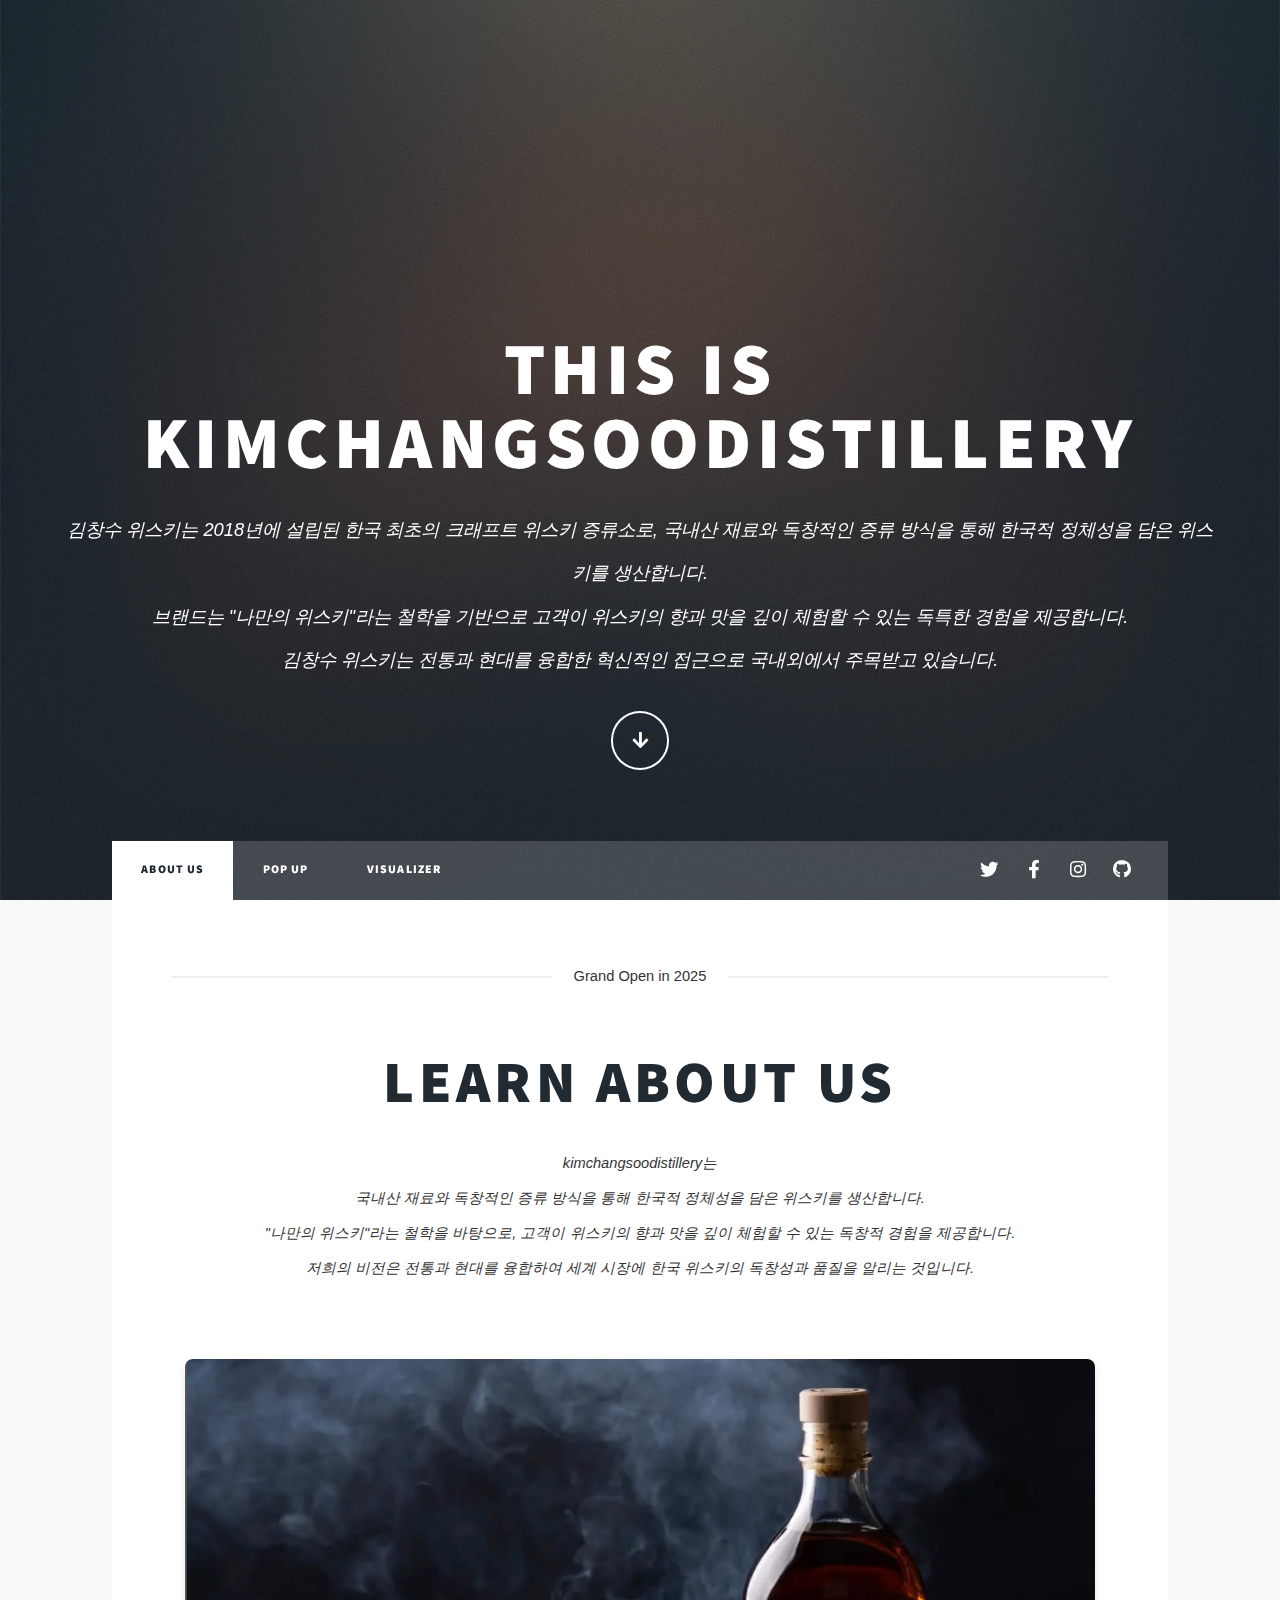
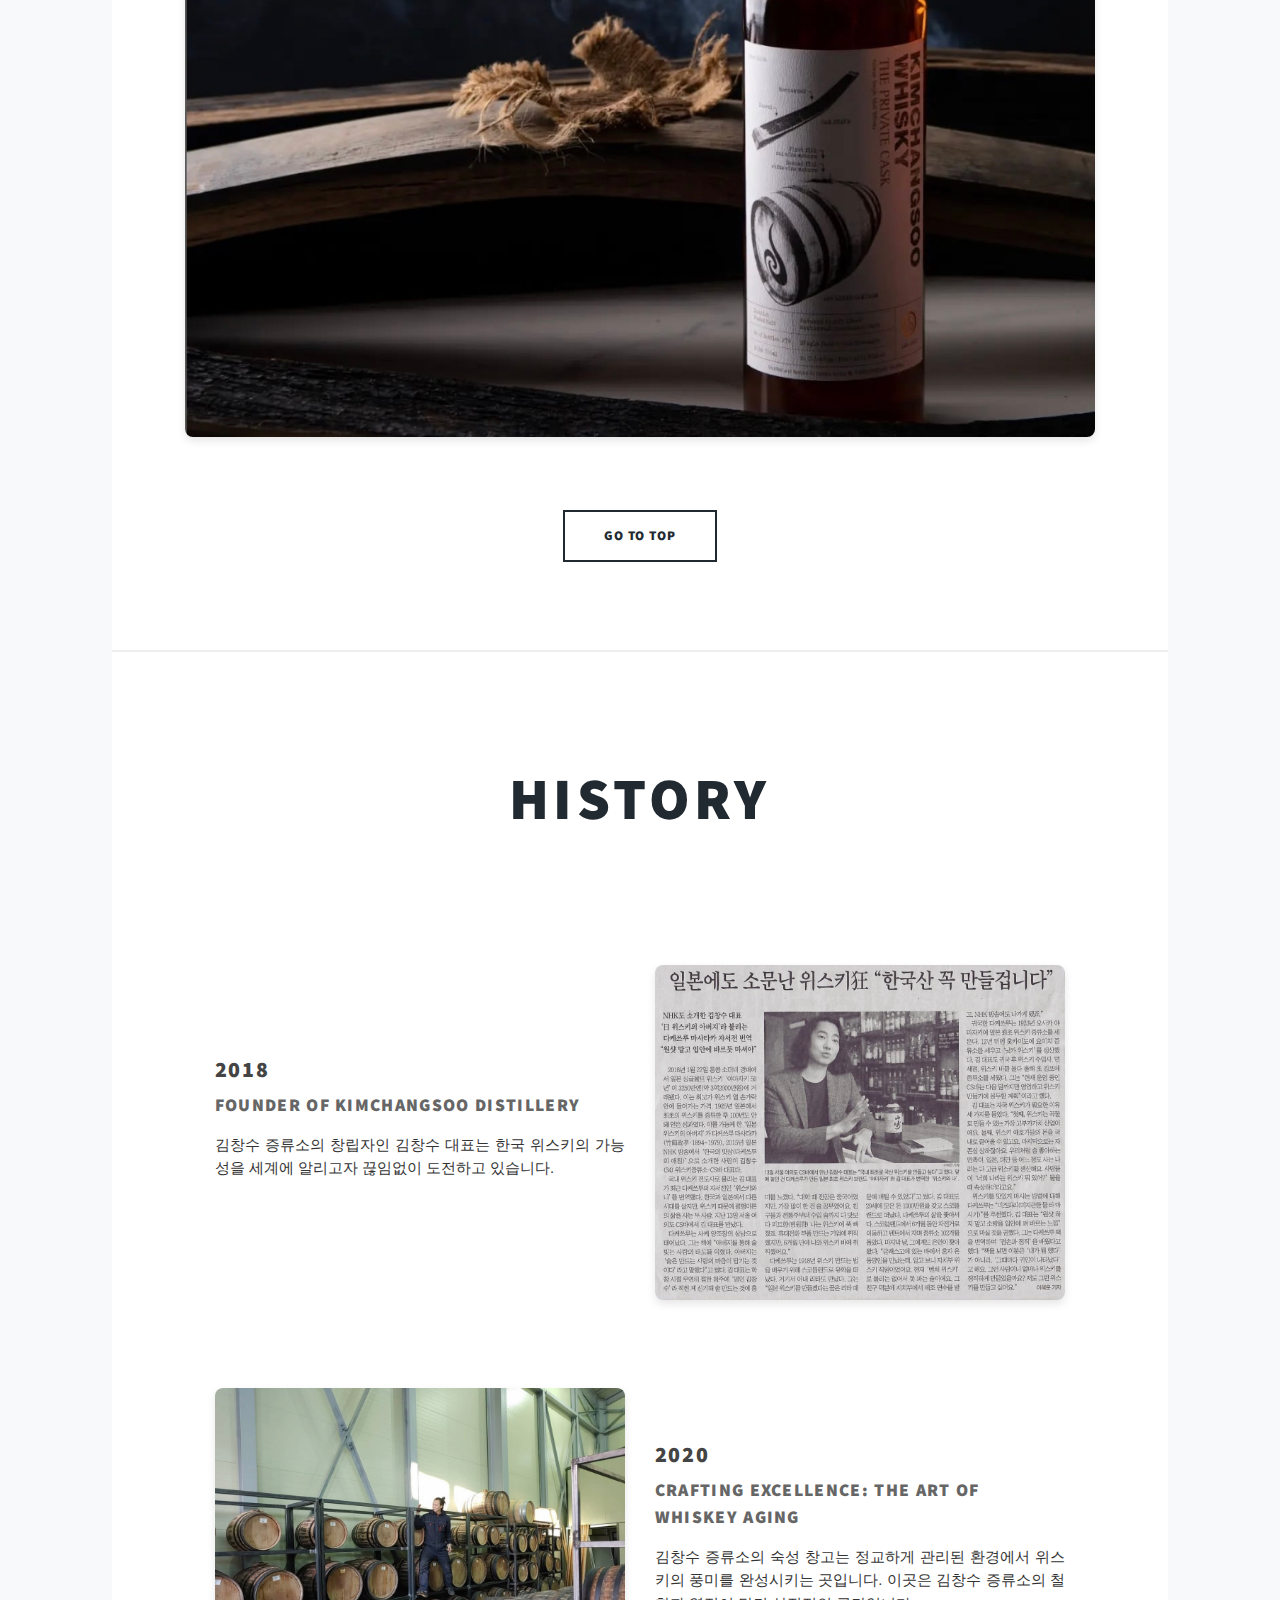
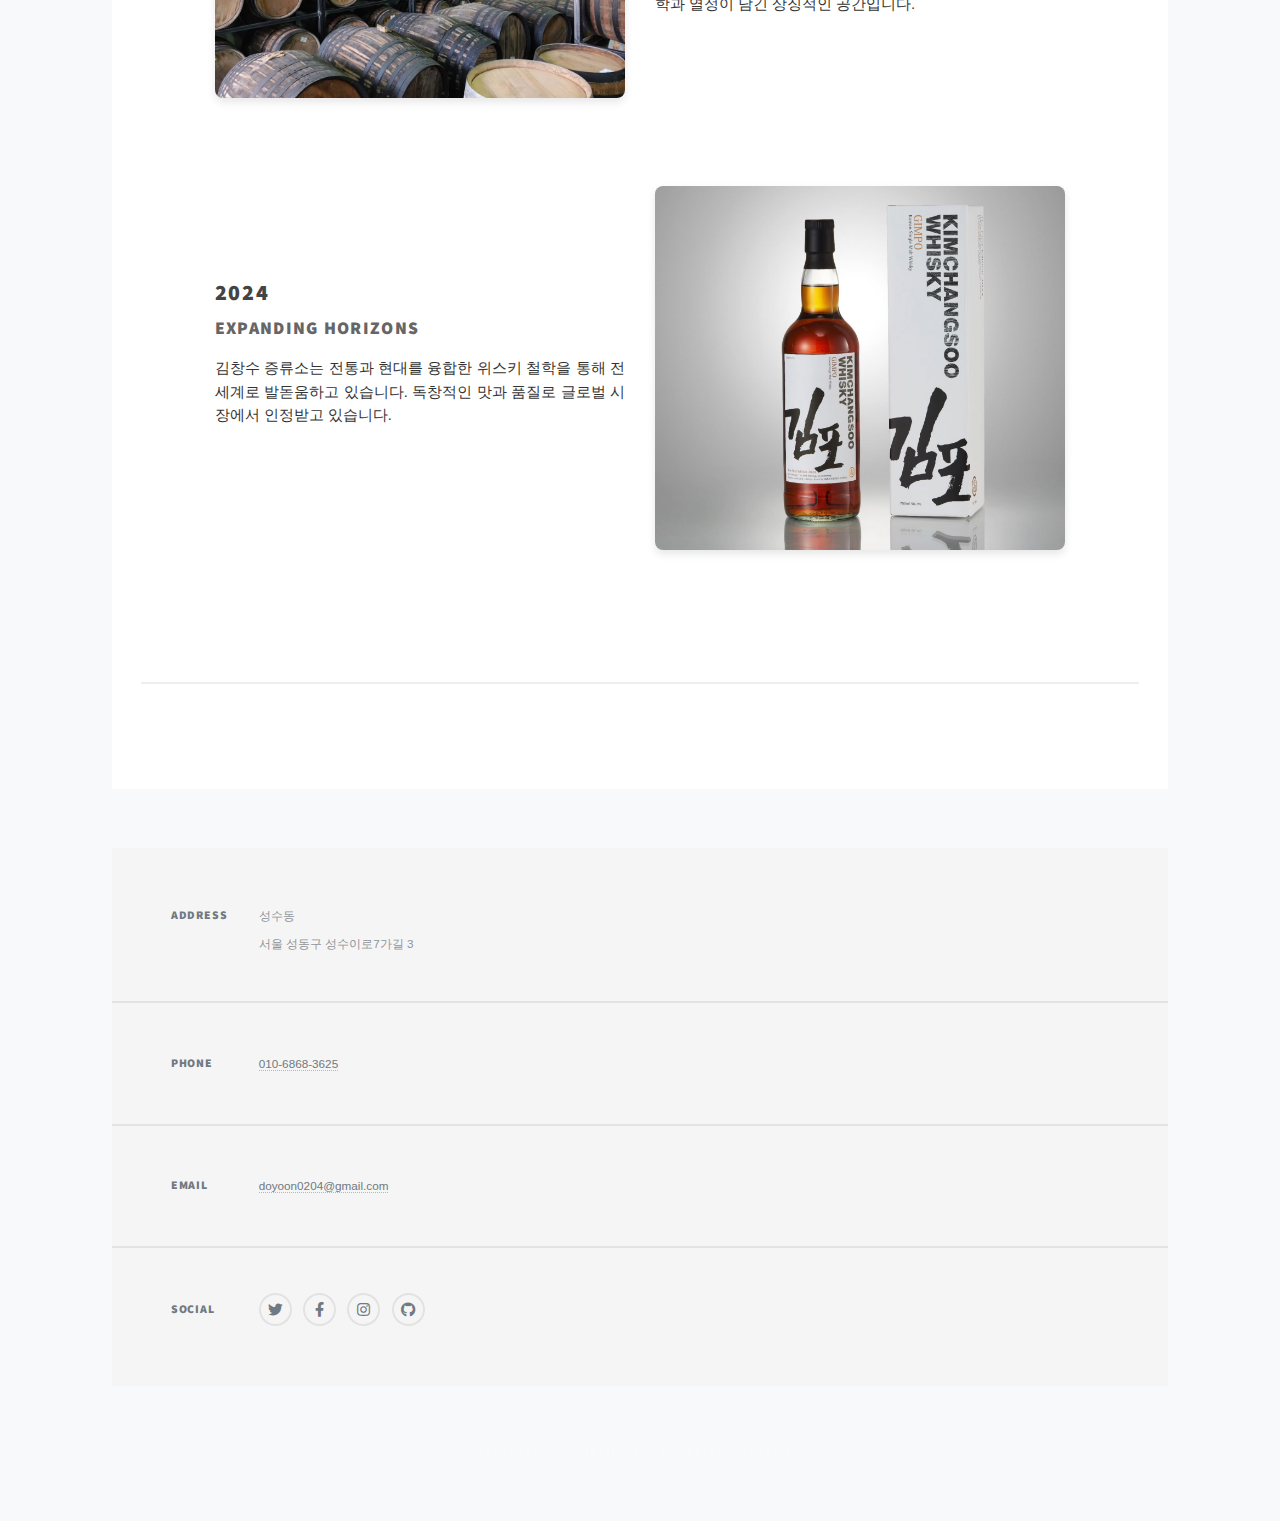
<file: index.html>
<!DOCTYPE HTML>
<!--
	Massively by HTML5 UP
	html5up.net | @ajlkn
	Free for personal and commercial use under the CCA 3.0 license (html5up.net/license)
-->
<html>
	<head>
		<title>Massively by HTML5 UP</title>
		<meta charset="utf-8" />
		<meta name="viewport" content="width=device-width, initial-scale=1, user-scalable=no" />
		<link rel="stylesheet" href="assets/css/main.css" />
		<noscript><link rel="stylesheet" href="assets/css/noscript.css" /></noscript>
	</head>
	<body class="is-preload">

		<!-- Wrapper -->
			<div id="wrapper" class="fade-in">

				<!-- Intro -->
				<div id="intro">
					<h1>
						This is
						<br />
						kimchangsoodistillery
					</h1>
					<p>
						김창수 위스키는 2018년에 설립된 한국 최초의 크래프트 위스키 증류소로, 국내산 재료와 독창적인 증류 방식을 통해 한국적 정체성을 담은 위스키를 생산합니다.<br />
						브랜드는 "나만의 위스키"라는 철학을 기반으로 고객이 위스키의 향과 맛을 깊이 체험할 수 있는 독특한 경험을 제공합니다.<br />
						김창수 위스키는 전통과 현대를 융합한 혁신적인 접근으로 국내외에서 주목받고 있습니다.
					</p>
					<ul class="actions">
						<li>
							<a href="#header" class="button icon solid solo fa-arrow-down scrolly">
								Continue
							</a>
						</li>
					</ul>
				</div>
				

				<!-- Header -->
					<header id="header">
						<a href="index.html" class="logo">kimchangsoodistillery</a>
					</header>

				<!-- Nav -->
				<nav id="nav">
					<ul class="links">
						<li class="active"><a href="index.html">About us</a></li>
						<li><a href="generic.html">Pop Up</a></li>
						<li><a href="elements.html">Visualizer</a></li>
					</ul>
					<ul class="icons">
						<li><a href="#" class="icon brands fa-twitter"><span class="label">Twitter</span></a></li>
						<li><a href="#" class="icon brands fa-facebook-f"><span class="label">Facebook</span></a></li>
						<li><a href="#" class="icon brands fa-instagram"><span class="label">Instagram</span></a></li>
						<li><a href="#" class="icon brands fa-github"><span class="label">GitHub</span></a></li>
					</ul>
				</nav>

				<!-- Main -->
					<div id="main">

						<!-- Featured Post -->
							<article class="post featured">
								<header class="major">
									<span class="date">Grand Open in 2025</span>
									<h2><a href="#">
										Learn about Us
									</a></h2>
									<p>kimchangsoodistillery는<br />
									국내산 재료와 독창적인 증류 방식을 통해 한국적 정체성을 담은 위스키를 생산합니다.<br />
									"나만의 위스키"라는 철학을 바탕으로, 고객이 위스키의 향과 맛을 깊이 체험할 수 있는 독창적 경험을 제공합니다.<br />
									저희의 비전은 전통과 현대를 융합하여 세계 시장에 한국 위스키의 독창성과 품질을 알리는 것입니다.
								</p>
								</header>
								<a href="#" class="image main"><img src="images/kimchangsoo.jpg" alt="" /></a>
								<ul class="actions special">
									<li><a href="#" class="button large">Go to Top</a></li>
								</ul>
							</article>

							<!DOCTYPE html>
							<html lang="en">
							<head>
								<meta charset="UTF-8">
								<meta name="viewport" content="width=device-width, initial-scale=1.0">
								<title>History</title>
								<link rel="stylesheet" href="assets/css/main.css">
								<style>
									/* 기본 스타일 */
									body {
										font-family: Arial, sans-serif;
										margin: 0;
										padding: 0;
										background-color: #f8f9fa;
										color: #333;
									}
									h2, h3 {
										margin: 0;
									}
							
									/* 섹션 배치 */
									.row {
										display: flex;
										align-items: center;
										justify-content: space-between;
										padding: 2em;
										margin: 0 auto;
										max-width: 1200px;
									}
									.row.reverse {
										flex-direction: row-reverse;
									}
							
									/* 콘텐츠 스타일 */
									.content {
										flex: 1;
										padding: 1em;
									}
							
									.content h2 {
										font-size: 1.5em;
										color: #444;
									}
									.content h3 {
										font-size: 1.2em;
										margin-top: 0.5em;
										color: #666;
									}
									.content p {
										margin-top: 1em;
										line-height: 1.6;
									}
							
									/* 이미지 스타일 */
									.image {
										flex: 1;
										padding: 1em;
										text-align: center;
									}
							
									.image img {
										max-width: 100%;
										height: auto;
										border-radius: 8px;
										box-shadow: 0 4px 8px rgba(0, 0, 0, 0.1);
									}
								</style>
							</head>
							<body>
								<!-- Wrapper -->
								<div id="wrapper">
							
									<!-- Header -->
									<header>
										<h1 style="text-align:center; padding: 1em">
											History
										</h1>
									</header>
							
									<!-- Main Content -->
									<main>
										<!-- 첫 번째 섹션 -->
										<section class="row">
											<div class="content">
												<h2>2018</h2>
												<h3>Founder of Kimchangsoo Distillery</h3>
												<p>김창수 증류소의 창립자인 김창수 대표는 한국 위스키의 가능성을 세계에 알리고자 끊임없이 도전하고 있습니다.</p>
											</div>
											<div class="image">
												<img src="images/news.jpg" alt="김창수 인터뷰 이미지">
											</div>
										</section>
							
										<!-- 두 번째 섹션 -->
										<section class="row reverse">
											<div class="content">
												<h2>2020</h2>
												<h3>Crafting Excellence: The Art of Whiskey Aging</h3>
												<p>김창수 증류소의 숙성 창고는 정교하게 관리된 환경에서 위스키의 풍미를 완성시키는 곳입니다. 이곳은 김창수 증류소의 철학과 열정이 담긴 상징적인 공간입니다.</p>
											</div>
											<div class="image">
												<img src="images/make.jpg" alt="위스키 숙성 창고 이미지">
											</div>
										</section>
							
										<!-- 세 번째 섹션 -->
										<section class="row">
											<div class="content">
												<h2>2024</h2>
												<h3>Expanding Horizons</h3>
												<p>김창수 증류소는 전통과 현대를 융합한 위스키 철학을 통해 전 세계로 발돋움하고 있습니다. 독창적인 맛과 품질로 글로벌 시장에서 인정받고 있습니다.</p>
											</div>
											<div class="image">
												<img src="images/kimpo.jpg" alt="글로벌 확장 이미지">
											</div>
										</section>
							
									</main>
							
							
								</div>
							</body>
							</html>
							


				<!-- Copyright -->
					<div id="copyright">
						<ul><li>&copy; AllRightsReserved</li><li>Design:Doyoon Kim</a></li></ul>
					</div>

			</div>
			<!-- Footer -->
			<footer id="footer">
				<section class="split contact">
					<section class="alt">
						<h3>Address</h3>
						<p>성수동<br />
							서울 성동구 성수이로7가길 3</p>
					</section>
					<section>
						<h3>Phone</h3>
						<p><a href="#">010-6868-3625</a></p>
					</section>
					<section>
						<h3>Email</h3>
						<p><a href="#">doyoon0204@gmail.com</a></p>
					</section>
					<section>
						<h3>Social</h3>
						<ul class="icons alt">
							<li><a href="#" class="icon brands alt fa-twitter"><span class="label">Twitter</span></a></li>
							<li><a href="#" class="icon brands alt fa-facebook-f"><span class="label">Facebook</span></a></li>
							<li><a href="#" class="icon brands alt fa-instagram"><span class="label">Instagram</span></a></li>
							<li><a href="#" class="icon brands alt fa-github"><span class="label">GitHub</span></a></li>
						</ul>
					</section>
				</section>
			</footer>

		<!-- Copyright -->
			<div id="copyright">
				<ul><li>&copy; kimchangsoodistillery</li><li>Design:Doyoon Kim</a></li></ul>
			</div>

	</div>

		<!-- Scripts -->
			<script src="assets/js/jquery.min.js"></script>
			<script src="assets/js/jquery.scrollex.min.js"></script>
			<script src="assets/js/jquery.scrolly.min.js"></script>
			<script src="assets/js/browser.min.js"></script>
			<script src="assets/js/breakpoints.min.js"></script>
			<script src="assets/js/util.js"></script>
			<script src="assets/js/main.js"></script>

	</body>
</html>
</file>
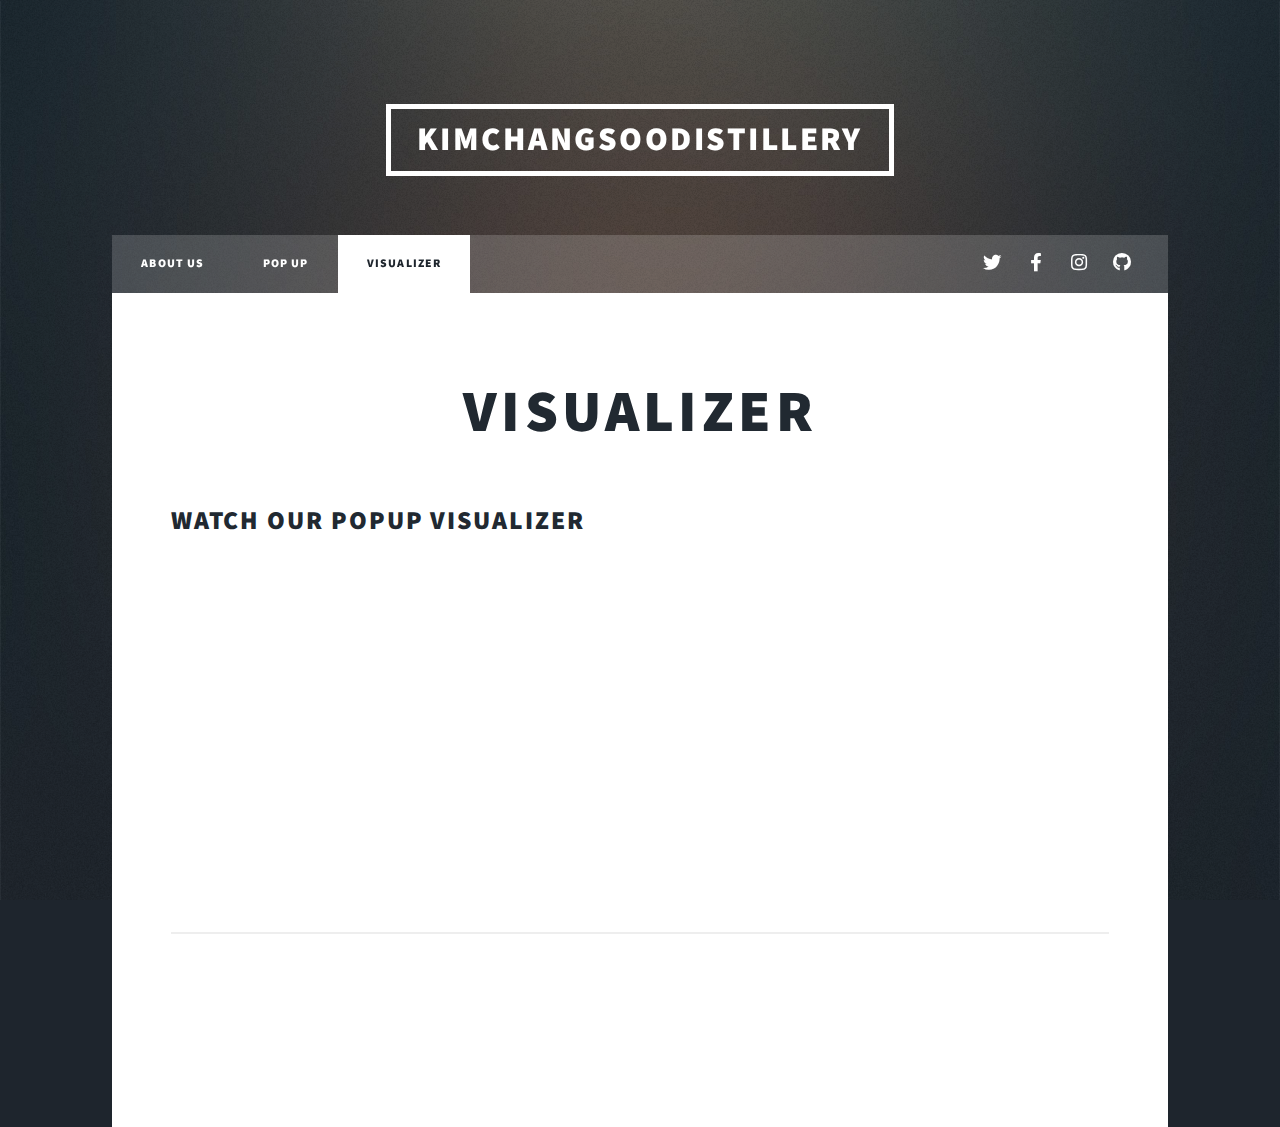
<file: elements.html>
<!DOCTYPE HTML>
<!--
	Massively by HTML5 UP
	html5up.net | @ajlkn
	Free for personal and commercial use under the CCA 3.0 license (html5up.net/license)
-->
<html>
	<head>
		<title>Visualizer - Massively by HTML5 UP</title>
		<meta charset="utf-8" />
		<meta name="viewport" content="width=device-width, initial-scale=1, user-scalable=no" />
		<link rel="stylesheet" href="assets/css/main.css" />
		<noscript><link rel="stylesheet" href="assets/css/noscript.css" /></noscript>
	</head>
	<body class="is-preload">

		<!-- Wrapper -->
			<div id="wrapper">

				<!-- Header -->
					<header id="header">
						<a href="index.html" class="logo">kimchangsoodistillery</a>
					</header>

				<!-- Nav -->
					<nav id="nav">
						<ul class="links">
							<li><a href="index.html">About us</a></li>
							<li><a href="generic.html">Pop Up</a></li>
							<li class="active"><a href="elements.html">Visualizer</a></li>
						</ul>
						<ul class="icons">
							<li><a href="#" class="icon brands fa-twitter"><span class="label">Twitter</span></a></li>
							<li><a href="#" class="icon brands fa-facebook-f"><span class="label">Facebook</span></a></li>
							<li><a href="#" class="icon brands fa-instagram"><span class="label">Instagram</span></a></li>
							<li><a href="#" class="icon brands fa-github"><span class="label">GitHub</span></a></li>
						</ul>
					</nav>

				<!-- Main -->
					<div id="main">

						<!-- Post -->
							<section class="post">
								<header class="major">
									<h1>Visualizer
									</h1>
								</header>

								<!--
									<h2>Text</h2>
									<p>This is <b>bold</b> and this is <strong>strong</strong>. This is <i>italic</i> and this is <em>emphasized</em>.
									This is <sup>superscript</sup> text and this is <sub>subscript</sub> text.
									This is <u>underlined</u> and this is code: <code>for (;;) { ... }</code>.
									Finally, this is a <a href="#">link</a>.</p>
								-->
									<header>
										<h2>Watch our popup visualizer</h2>
										<!-- YouTube Video Embed -->
										<iframe 
											width="560" 
											height="315" 
											src="https://www.youtube.com/embed/-Vt4YGOsSws" 
											title="YouTube video player" 
											frameborder="0" 
											allow="accelerometer; autoplay; clipboard-write; encrypted-media; gyroscope; picture-in-picture" 
											allowfullscreen>
										</iframe>
										<!-- End of YouTube Embed -->
									</header>
									<hr />

									<!-- <div id="main">
										Post 
										<section class="post">
											<div class="image main"><img src="images/space.png" alt="Kimchangsoo Distillery" /></div>
										</section>
									</div>
							-->

								<!--
									
									<h2>Lists</h2>
									<div class="row">
										<div class="col-6 col-12-small">


											<h3>Icons</h3>
											<ul class="icons">
												<li><a href="#" class="icon brands fa-twitter"><span class="label">Twitter</span></a></li>
												<li><a href="#" class="icon brands fa-facebook-f"><span class="label">Facebook</span></a></li>
												<li><a href="#" class="icon brands fa-instagram"><span class="label">Instagram</span></a></li>
												<li><a href="#" class="icon brands fa-github"><span class="label">Github</span></a></li>
												<li><a href="#" class="icon brands fa-dribbble"><span class="label">Dribbble</span></a></li>
											</ul>
											<ul class="icons alt">
												<li><a href="#" class="icon brands alt fa-twitter"><span class="label">Twitter</span></a></li>
												<li><a href="#" class="icon brands alt fa-facebook-f"><span class="label">Facebook</span></a></li>
												<li><a href="#" class="icon brands alt fa-instagram"><span class="label">Instagram</span></a></li>
												<li><a href="#" class="icon brands alt fa-github"><span class="label">Github</span></a></li>
												<li><a href="#" class="icon brands alt fa-dribbble"><span class="label">Dribbble</span></a></li>
											</ul>

										</div>
									</div>


							
									<h2>Blockquote</h2>
									<blockquote>Fringilla nisl. Donec accumsan interdum nisi, quis tincidunt felis sagittis eget tempus euismod. Vestibulum ante ipsum primis in faucibus vestibulum. Blandit adipiscing eu felis iaculis volutpat ac adipiscing accumsan faucibus. Vestibulum ante ipsum primis in faucibus vestibulum. Blandit adipiscing eu felis.</blockquote>

									<hr />
									

							
									<h2>Image</h2>

									<h3>Left &amp; Right</h3>
									<p><span class="image left"><img src="images/pic08.jpg" alt="" /></span>Lorem ipsum dolor sit accumsan interdum nisi, quis tincidunt felis sagittis eget. tempus euismod. Vestibulum ante ipsum primis in faucibus vestibulum. Blandit adipiscing eu felis iaculis volutpat ac adipiscing accumsan eu faucibus. Integer ac pellentesque praesent tincidunt felis sagittis eget. tempus euismod. Vestibulum ante ipsum primis sagittis eget. tempus euismod. Vestibulum ante ipsum primis in faucibus vestibulum. Blandit adipiscing eu felis iaculis volutpat ac adipiscing accumsan eu faucibus. Integer ac pellentesque praesent tincidunt felis sagittis eget. tempus euismod. Vestibulum ante ipsum primis in faucibus vestibulum. Blandit adipiscing eu felis iaculis volutpat ac adipiscing accumsan eu faucibus. Integer ac pellentesque praesent. Vestibulum ante ipsum primis in faucibus magna blandit adipiscing eu felis iaculis.</p>
									<p><span class="image right"><img src="images/pic09.jpg" alt="" /></span>Lorem ipsum dolor sit accumsan interdum nisi, quis tincidunt felis sagittis eget. tempus euismod. Vestibulum ante ipsum primis in faucibus vestibulum. Blandit adipiscing eu felis iaculis volutpat ac adipiscing accumsan eu faucibus. Integer ac pellentesque praesent tincidunt felis sagittis eget. tempus euismod. Vestibulum ante ipsum primis sagittis eget. tempus euismod. Vestibulum ante ipsum primis in faucibus vestibulum. Blandit adipiscing eu felis iaculis volutpat ac adipiscing accumsan eu faucibus. Integer ac pellentesque praesent tincidunt felis sagittis eget. tempus euismod. Vestibulum ante ipsum primis in faucibus vestibulum. Blandit adipiscing eu felis iaculis volutpat ac adipiscing accumsan eu faucibus. Integer ac pellentesque praesent. Vestibulum ante ipsum primis in faucibus magna blandit adipiscing eu felis iaculis.</p>

									<hr />
							</section>

					</div>
				-->




		<!-- Copyright -->
		<div id="copyright">
			<ul><li>&copy; kimchangsoodistillery</li><li>Design:Doyoon Kim</a></li></ul>
		</div>


			</div>

		<!-- Scripts -->
			<script src="assets/js/jquery.min.js"></script>
			<script src="assets/js/jquery.scrollex.min.js"></script>
			<script src="assets/js/jquery.scrolly.min.js"></script>
			<script src="assets/js/browser.min.js"></script>
			<script src="assets/js/breakpoints.min.js"></script>
			<script src="assets/js/util.js"></script>
			<script src="assets/js/main.js"></script>

	</body>
</html>
</file>
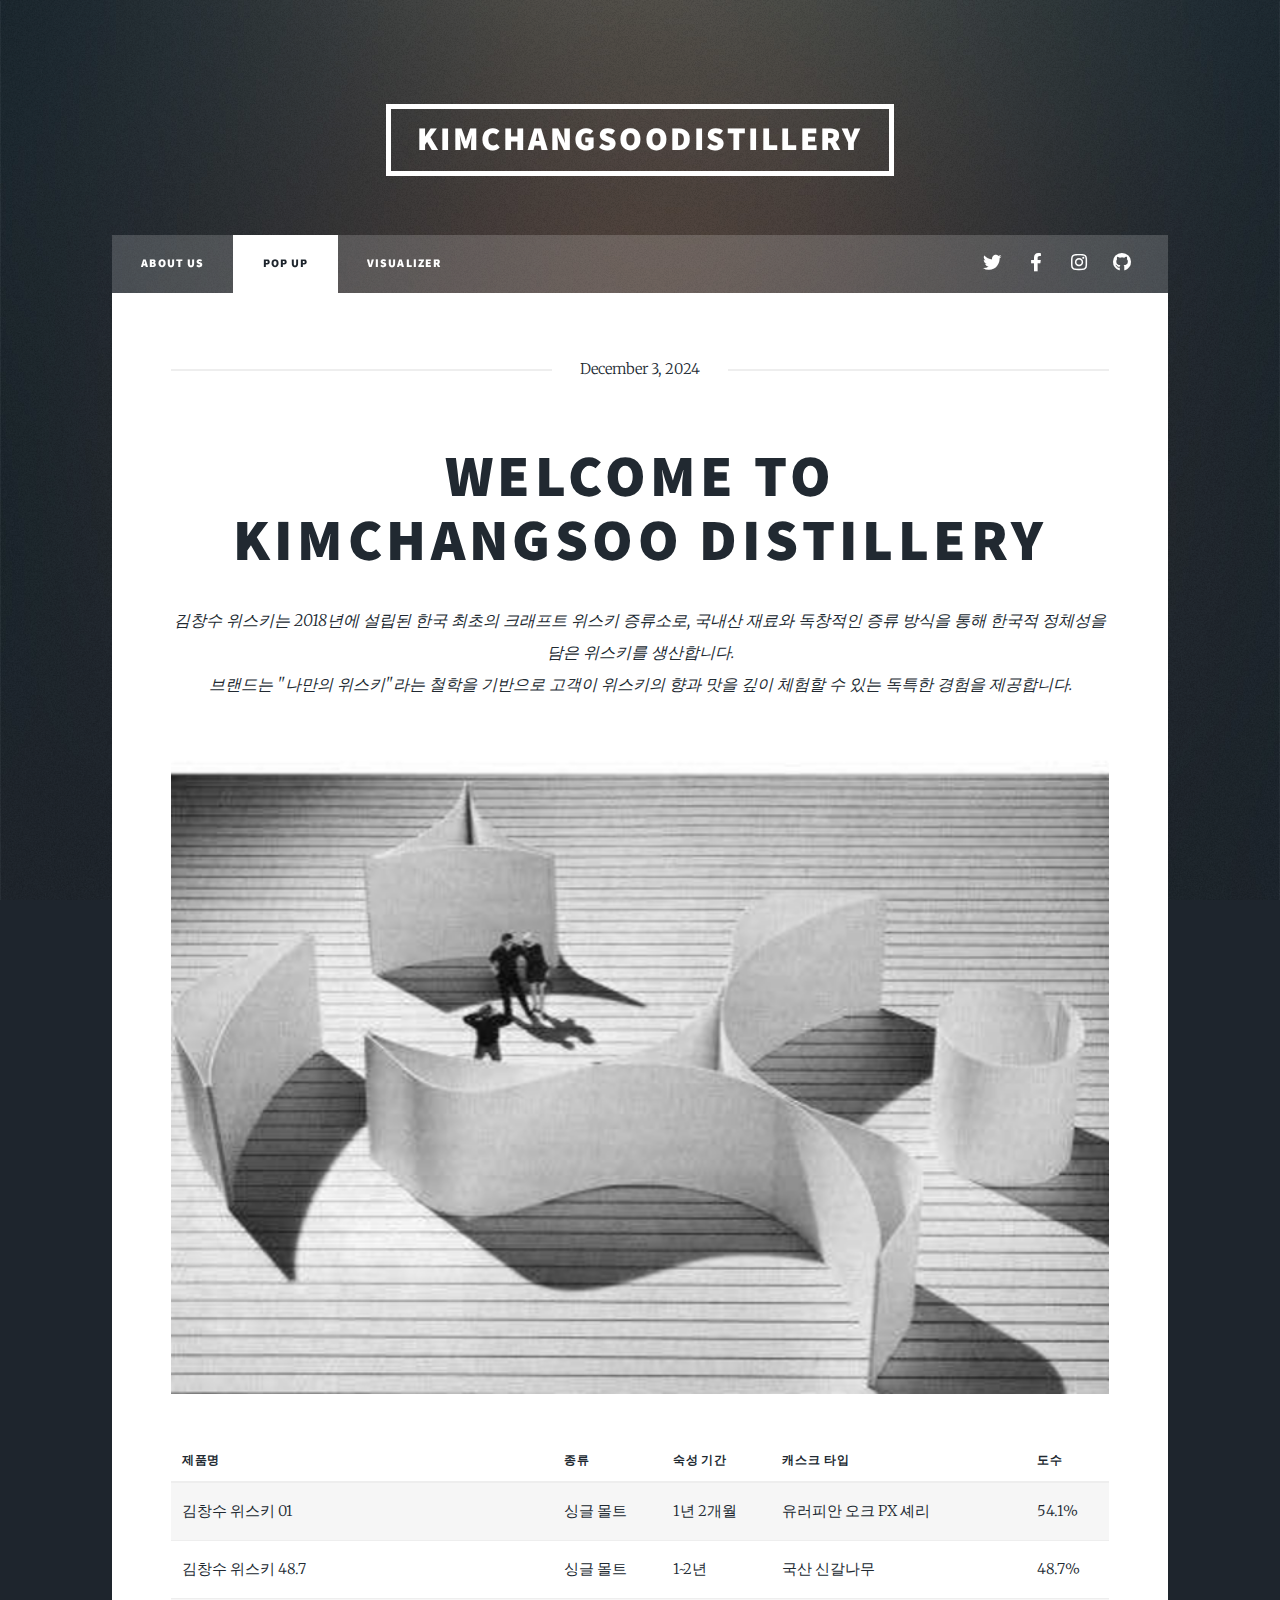
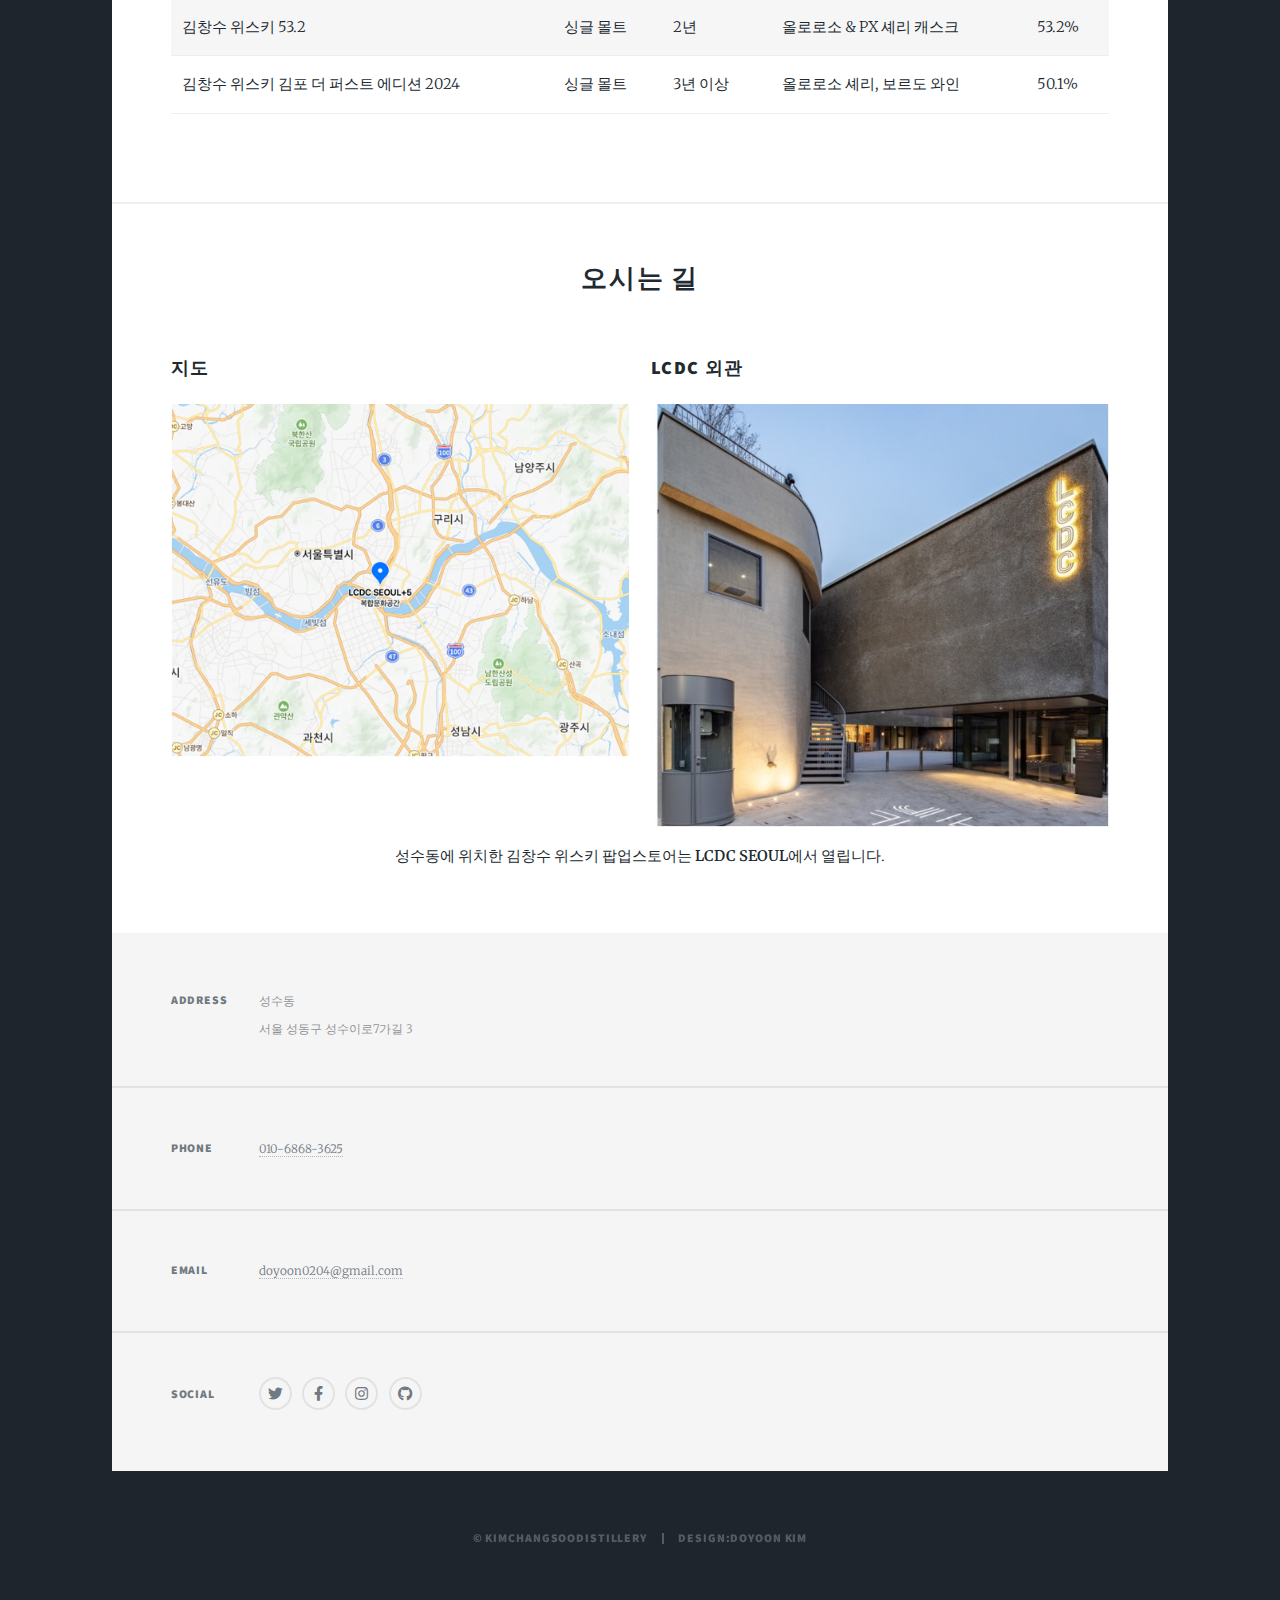
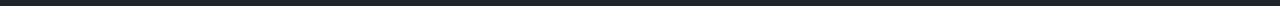
<file: generic.html>
<!DOCTYPE HTML>
<html>
	<head>
		<title>Visualizer - Kimchangsoo Distillery</title>
		<meta charset="utf-8" />
		<meta name="viewport" content="width=device-width, initial-scale=1, user-scalable=no" />
		<link rel="stylesheet" href="assets/css/main.css" />
		<noscript><link rel="stylesheet" href="assets/css/noscript.css" /></noscript>
	</head>
	<body class="is-preload">

		<!-- Wrapper -->
			<div id="wrapper">

				<!-- Header -->
					<header id="header">
						<a href="index.html" class="logo">kimchangsoodistillery</a>
					</header>

				<!-- Nav -->
					<nav id="nav">
						<ul class="links">
							<li><a href="index.html">About us</a></li>
							<li class="active"><a href="generic.html">Pop Up</a></li>
							<li><a href="elements.html">Visualizer</a></li>
						</ul>
						<ul class="icons">
							<li><a href="#" class="icon brands fa-twitter"><span class="label">Twitter</span></a></li>
							<li><a href="#" class="icon brands fa-facebook-f"><span class="label">Facebook</span></a></li>
							<li><a href="#" class="icon brands fa-instagram"><span class="label">Instagram</span></a></li>
							<li><a href="#" class="icon brands fa-github"><span class="label">GitHub</span></a></li>
						</ul>
					</nav>
<!-- Main -->
<div id="main">
    <!-- Post -->
    <section class="post">
        <header class="major">
            <span class="date">December 3, 2024</span>
            <h1>Welcome to<br />
                Kimchangsoo Distillery
            </h1>
            <p>
                김창수 위스키는 2018년에 설립된 한국 최초의 크래프트 위스키 증류소로, 국내산 재료와 독창적인 증류 방식을 통해 한국적 정체성을 담은 위스키를 생산합니다.<br />
                브랜드는 "나만의 위스키"라는 철학을 기반으로 고객이 위스키의 향과 맛을 깊이 체험할 수 있는 독특한 경험을 제공합니다.
            </p>
        </header>
        <div class="image main">
            <img src="images/space.png" alt="Kimchangsoo Distillery" />
        </div>

        <!-- Whiskey List Table -->
        <table>
            <thead>
                <tr>
                    <th>제품명</th>
                    <th>종류</th>
                    <th>숙성 기간</th>
                    <th>캐스크 타입</th>
                    <th>도수</th>
                </tr>
            </thead>
            <tbody>
                <tr>
                    <td>김창수 위스키 01</td>
                    <td>싱글 몰트</td>
                    <td>1년 2개월</td>
                    <td>유러피안 오크 PX 셰리</td>
                    <td>54.1%</td>
                </tr>
                <tr>
                    <td>김창수 위스키 48.7</td>
                    <td>싱글 몰트</td>
                    <td>1~2년</td>
                    <td>국산 신갈나무</td>
                    <td>48.7%</td>
                </tr>
                <tr>
                    <td>김창수 위스키 53.2</td>
                    <td>싱글 몰트</td>
                    <td>2년</td>
                    <td>올로로소 & PX 셰리 캐스크</td>
                    <td>53.2%</td>
                </tr>
                <tr>
                    <td>김창수 위스키 김포 더 퍼스트 에디션 2024</td>
                    <td>싱글 몰트</td>
                    <td>3년 이상</td>
                    <td>올로로소 셰리, 보르도 와인</td>
                    <td>50.1%</td>
                </tr>
            </tbody>
        </table>
        <!-- End of Table -->
    </section>

    <!-- Directions Section -->
    <section>
        <header class="major">
            <h2>오시는 길</h2>
        </header>
        <div class="row">
            <!-- Map Image -->
            <div class="col-6 col-12-small">
                <h3>지도</h3>
                <img src="images/come.png" alt="지도" style="width: 100%; height: auto;" />
            </div>
            <!-- LCDC Image -->
            <div class="col-6 col-12-small">
                <h3>LCDC 외관</h3>
                <img src="images/lcdc.jpg" alt="LCDC 외관" style="width: 100%; height: auto;" />
            </div>
        </div>
        <p style="text-align: center;">
            성수동에 위치한 김창수 위스키 팝업스토어는 <strong>LCDC SEOUL</strong>에서 열립니다.
        </p>
    </section>
</div>


				<!-- Footer -->
					<footer id="footer">
						<section class="split contact">
							<section class="alt">
								<h3>Address</h3>
								<p>성수동<br />서울 성동구 성수이로7가길 3</p>
							</section>
							<section>
								<h3>Phone</h3>
								<p><a href="#">010-6868-3625</a></p>
							</section>
							<section>
								<h3>Email</h3>
								<p><a href="#">doyoon0204@gmail.com</a></p>
							</section>
							<section>
								<h3>Social</h3>
								<ul class="icons alt">
									<li><a href="#" class="icon brands alt fa-twitter"><span class="label">Twitter</span></a></li>
									<li><a href="#" class="icon brands alt fa-facebook-f"><span class="label">Facebook</span></a></li>
									<li><a href="#" class="icon brands alt fa-instagram"><span class="label">Instagram</span></a></li>
									<li><a href="#" class="icon brands alt fa-github"><span class="label">GitHub</span></a></li>
								</ul>
							</section>
						</section>
					</footer>

			<!-- Copyright -->
			<div id="copyright">
				<ul><li>&copy; kimchangsoodistillery</li><li>Design:Doyoon Kim</a></li></ul>
			</div>

			</div>
		
		<!-- Scripts -->
			<script src="assets/js/jquery.min.js"></script>
			<script src="assets/js/jquery.scrollex.min.js"></script>
			<script src="assets/js/jquery.scrolly.min.js"></script>
			<script src="assets/js/browser.min.js"></script>
			<script src="assets/js/breakpoints.min.js"></script>
			<script src="assets/js/util.js"></script>
			<script src="assets/js/main.js"></script>

	</body>
</html>
</file>
<file: assets/css/main.css>
@import url(fontawesome-all.min.css);
@import url("https://fonts.googleapis.com/css?family=Merriweather:300,700,300italic,700italic|Source+Sans+Pro:900");

/*
	Massively by HTML5 UP
	html5up.net | @ajlkn
	Free for personal and commercial use under the CCA 3.0 license (html5up.net/license)
*/

html, body, div, span, applet, object,
iframe, h1, h2, h3, h4, h5, h6, p, blockquote,
pre, a, abbr, acronym, address, big, cite,
code, del, dfn, em, img, ins, kbd, q, s, samp,
small, strike, strong, sub, sup, tt, var, b,
u, i, center, dl, dt, dd, ol, ul, li, fieldset,
form, label, legend, table, caption, tbody,
tfoot, thead, tr, th, td, article, aside,
canvas, details, embed, figure, figcaption,
footer, header, hgroup, menu, nav, output, ruby,
section, summary, time, mark, audio, video {
	margin: 0;
	padding: 0;
	border: 0;
	font-size: 100%;
	font: inherit;
	vertical-align: baseline;}

article, aside, details, figcaption, figure,
footer, header, hgroup, menu, nav, section {
	display: block;}

body {
	line-height: 1;
}

ol, ul {
	list-style: none;
}

blockquote, q {
	quotes: none;
}

	blockquote:before, blockquote:after, q:before, q:after {
		content: '';
		content: none;
	}

table {
	border-collapse: collapse;
	border-spacing: 0;
}

body {
	-webkit-text-size-adjust: none;
}

mark {
	background-color: transparent;
	color: inherit;
}

input::-moz-focus-inner {
	border: 0;
	padding: 0;
}

input, select, textarea {
	-moz-appearance: none;
	-webkit-appearance: none;
	-ms-appearance: none;
	appearance: none;
}

/* Basic */

	@-ms-viewport {
		width: device-width;
	}

	body {
		-ms-overflow-style: scrollbar;
	}

	@media screen and (max-width: 480px) {

		html, body {
			min-width: 320px;
		}

	}

	html {
		box-sizing: border-box;
	}

	*, *:before, *:after {
		box-sizing: inherit;
	}

	body {
		background-color: #1e252d;
	}

		body.is-preload *, body.is-preload *:before, body.is-preload *:after {
			-moz-animation: none !important;
			-webkit-animation: none !important;
			-ms-animation: none !important;
			animation: none !important;
			-moz-transition: none !important;
			-webkit-transition: none !important;
			-ms-transition: none !important;
			transition: none !important;
		}

/* Type */

	html {
		font-size: 16pt;
	}

		@media screen and (max-width: 1680px) {

			html {
				font-size: 12pt;
			}

		}

		@media screen and (max-width: 1280px) {

			html {
				font-size: 11pt;
			}

		}

		@media screen and (max-width: 360px) {

			html {
				font-size: 10pt;
			}

		}

	body {
		color: #212931;
	}

	body, input, select, textarea {
		font-family: "Merriweather", Georgia, serif;
		font-weight: 300;
		font-size: 1rem;
		line-height: 2.375;
	}

	a {
		-moz-transition: color 0.2s ease-in-out, background-color 0.2s ease-in-out, border-color 0.2s ease-in-out, box-shadow 0.2s ease-in-out;
		-webkit-transition: color 0.2s ease-in-out, background-color 0.2s ease-in-out, border-color 0.2s ease-in-out, box-shadow 0.2s ease-in-out;
		-ms-transition: color 0.2s ease-in-out, background-color 0.2s ease-in-out, border-color 0.2s ease-in-out, box-shadow 0.2s ease-in-out;
		transition: color 0.2s ease-in-out, background-color 0.2s ease-in-out, border-color 0.2s ease-in-out, box-shadow 0.2s ease-in-out;
		border-bottom: dotted 1px;
		text-decoration: none;
	}

		a:hover {
			border-bottom-color: transparent;
		}

	strong, b {
		font-weight: 600;
	}

	em, i {
		font-style: italic;
	}

	p {
		text-align: justify;
		margin: 0 0 2rem 0;
	}

	h1, h2, h3, h4, h5, h6 {
		font-family: "Source Sans Pro", Helvetica, sans-serif;
		font-weight: 900;
		line-height: 1.5;
		letter-spacing: 0.075em;
		text-transform: uppercase;
		margin: 0 0 1rem 0;
	}

		h1 a, h2 a, h3 a, h4 a, h5 a, h6 a {
			border-bottom: 0;
			color: inherit;
			text-decoration: none;
		}

	h1 {
		font-size: 4rem;
		line-height: 1.1;
		margin: 0 0 2rem 0;
	}

	h2 {
		font-size: 1.75rem;
		line-height: 1.3;
		margin: 0 0 1.5rem 0;
	}

	h3 {
		font-size: 1.25rem;
		margin: 0 0 1.5rem 0;
	}

	h4 {
		font-size: 1rem;
	}

	h5 {
		font-size: 0.9rem;
	}

	h6 {
		font-size: 0.8rem;
	}

	sub {
		font-size: 0.8rem;
		position: relative;
		top: 0.5rem;
	}

	sup {
		font-size: 0.8rem;
		position: relative;
		top: -0.5rem;
	}

	blockquote {
		border-left: solid 4px;
		font-style: italic;
		margin: 0 0 2rem 0;
		padding: 0.5rem 0 0.5rem 2rem;
	}

	code {
		border: solid 2px;
		font-family: "Courier New", monospace;
		font-size: 0.9rem;
		margin: 0 0.25rem;
		padding: 0.25rem 0.65rem;
	}

	pre {
		-webkit-overflow-scrolling: touch;
		font-family: "Courier New", monospace;
		font-size: 0.9rem;
		margin: 0 0 2rem 0;
	}

		pre code {
			display: block;
			line-height: 1.75;
			padding: 1rem 1.5rem;
			overflow-x: auto;
		}

	hr {
		border: 0;
		border-bottom: solid 2px;
		margin: 3rem 0;
	}

		hr.major {
			margin: 5rem 0;
		}

	.align-left {
		text-align: left;
	}

	.align-center {
		text-align: center;
	}

	.align-right {
		text-align: right;
	}

	input, select, textarea {
		color: #212931;
	}

	a {
		color: #212931;
		border-bottom-color: rgba(33, 41, 49, 0.5);
	}

		a:hover {
			border-bottom-color: transparent;
			color: #4A2511 !important;
		}

	strong, b {
		color: #212931;
	}

	h1, h2, h3, h4, h5, h6 {
		color: #212931;
	}

	blockquote {
		border-left-color: #eeeeee;
	}

	code {
		background: rgba(220, 220, 220, 0.25);
		border-color: #eeeeee;
	}

	hr {
		border-bottom-color: #eeeeee;
	}

/* Row */

	.row {
		display: flex;
		flex-wrap: wrap;
		box-sizing: border-box;
		align-items: stretch;
	}

		.row > * {
			box-sizing: border-box;
		}

		.row.gtr-uniform > * > :last-child {
			margin-bottom: 0;
		}

		.row.aln-left {
			justify-content: flex-start;
		}

		.row.aln-center {
			justify-content: center;
		}

		.row.aln-right {
			justify-content: flex-end;
		}

		.row.aln-top {
			align-items: flex-start;
		}

		.row.aln-middle {
			align-items: center;
		}

		.row.aln-bottom {
			align-items: flex-end;
		}

		.row > .imp {
			order: -1;
		}

		.row > .col-1 {
			width: 8.33333%;
		}

		.row > .off-1 {
			margin-left: 8.33333%;
		}

		.row > .col-2 {
			width: 16.66667%;
		}

		.row > .off-2 {
			margin-left: 16.66667%;
		}

		.row > .col-3 {
			width: 25%;
		}

		.row > .off-3 {
			margin-left: 25%;
		}

		.row > .col-4 {
			width: 33.33333%;
		}

		.row > .off-4 {
			margin-left: 33.33333%;
		}

		.row > .col-5 {
			width: 41.66667%;
		}

		.row > .off-5 {
			margin-left: 41.66667%;
		}

		.row > .col-6 {
			width: 50%;
		}

		.row > .off-6 {
			margin-left: 50%;
		}

		.row > .col-7 {
			width: 58.33333%;
		}

		.row > .off-7 {
			margin-left: 58.33333%;
		}

		.row > .col-8 {
			width: 66.66667%;
		}

		.row > .off-8 {
			margin-left: 66.66667%;
		}

		.row > .col-9 {
			width: 75%;
		}

		.row > .off-9 {
			margin-left: 75%;
		}

		.row > .col-10 {
			width: 83.33333%;
		}

		.row > .off-10 {
			margin-left: 83.33333%;
		}

		.row > .col-11 {
			width: 91.66667%;
		}

		.row > .off-11 {
			margin-left: 91.66667%;
		}

		.row > .col-12 {
			width: 100%;
		}

		.row > .off-12 {
			margin-left: 100%;
		}

		.row.gtr-0 {
			margin-top: 0;
			margin-left: 0rem;
		}

			.row.gtr-0 > * {
				padding: 0 0 0 0rem;
			}

			.row.gtr-0.gtr-uniform {
				margin-top: 0rem;
			}

				.row.gtr-0.gtr-uniform > * {
					padding-top: 0rem;
				}

		.row.gtr-25 {
			margin-top: 0;
			margin-left: -0.375rem;
		}

			.row.gtr-25 > * {
				padding: 0 0 0 0.375rem;
			}

			.row.gtr-25.gtr-uniform {
				margin-top: -0.375rem;
			}

				.row.gtr-25.gtr-uniform > * {
					padding-top: 0.375rem;
				}

		.row.gtr-50 {
			margin-top: 0;
			margin-left: -0.75rem;
		}

			.row.gtr-50 > * {
				padding: 0 0 0 0.75rem;
			}

			.row.gtr-50.gtr-uniform {
				margin-top: -0.75rem;
			}

				.row.gtr-50.gtr-uniform > * {
					padding-top: 0.75rem;
				}

		.row {
			margin-top: 0;
			margin-left: -1.5rem;
		}

			.row > * {
				padding: 0 0 0 1.5rem;
			}

			.row.gtr-uniform {
				margin-top: -1.5rem;
			}

				.row.gtr-uniform > * {
					padding-top: 1.5rem;
				}

		.row.gtr-150 {
			margin-top: 0;
			margin-left: -2.25rem;
		}

			.row.gtr-150 > * {
				padding: 0 0 0 2.25rem;
			}

			.row.gtr-150.gtr-uniform {
				margin-top: -2.25rem;
			}

				.row.gtr-150.gtr-uniform > * {
					padding-top: 2.25rem;
				}

		.row.gtr-200 {
			margin-top: 0;
			margin-left: -3rem;
		}

			.row.gtr-200 > * {
				padding: 0 0 0 3rem;
			}

			.row.gtr-200.gtr-uniform {
				margin-top: -3rem;
			}

				.row.gtr-200.gtr-uniform > * {
					padding-top: 3rem;
				}

		@media screen and (max-width: 1680px) {

			.row {
				display: flex;
				flex-wrap: wrap;
				box-sizing: border-box;
				align-items: stretch;
			}

				.row > * {
					box-sizing: border-box;
				}

				.row.gtr-uniform > * > :last-child {
					margin-bottom: 0;
				}

				.row.aln-left {
					justify-content: flex-start;
				}

				.row.aln-center {
					justify-content: center;
				}

				.row.aln-right {
					justify-content: flex-end;
				}

				.row.aln-top {
					align-items: flex-start;
				}

				.row.aln-middle {
					align-items: center;
				}

				.row.aln-bottom {
					align-items: flex-end;
				}

				.row > .imp-xlarge {
					order: -1;
				}

				.row > .col-1-xlarge {
					width: 8.33333%;
				}

				.row > .off-1-xlarge {
					margin-left: 8.33333%;
				}

				.row > .col-2-xlarge {
					width: 16.66667%;
				}

				.row > .off-2-xlarge {
					margin-left: 16.66667%;
				}

				.row > .col-3-xlarge {
					width: 25%;
				}

				.row > .off-3-xlarge {
					margin-left: 25%;
				}

				.row > .col-4-xlarge {
					width: 33.33333%;
				}

				.row > .off-4-xlarge {
					margin-left: 33.33333%;
				}

				.row > .col-5-xlarge {
					width: 41.66667%;
				}

				.row > .off-5-xlarge {
					margin-left: 41.66667%;
				}

				.row > .col-6-xlarge {
					width: 50%;
				}

				.row > .off-6-xlarge {
					margin-left: 50%;
				}

				.row > .col-7-xlarge {
					width: 58.33333%;
				}

				.row > .off-7-xlarge {
					margin-left: 58.33333%;
				}

				.row > .col-8-xlarge {
					width: 66.66667%;
				}

				.row > .off-8-xlarge {
					margin-left: 66.66667%;
				}

				.row > .col-9-xlarge {
					width: 75%;
				}

				.row > .off-9-xlarge {
					margin-left: 75%;
				}

				.row > .col-10-xlarge {
					width: 83.33333%;
				}

				.row > .off-10-xlarge {
					margin-left: 83.33333%;
				}

				.row > .col-11-xlarge {
					width: 91.66667%;
				}

				.row > .off-11-xlarge {
					margin-left: 91.66667%;
				}

				.row > .col-12-xlarge {
					width: 100%;
				}

				.row > .off-12-xlarge {
					margin-left: 100%;
				}

				.row.gtr-0 {
					margin-top: 0;
					margin-left: 0rem;
				}

					.row.gtr-0 > * {
						padding: 0 0 0 0rem;
					}

					.row.gtr-0.gtr-uniform {
						margin-top: 0rem;
					}

						.row.gtr-0.gtr-uniform > * {
							padding-top: 0rem;
						}

				.row.gtr-25 {
					margin-top: 0;
					margin-left: -0.375rem;
				}

					.row.gtr-25 > * {
						padding: 0 0 0 0.375rem;
					}

					.row.gtr-25.gtr-uniform {
						margin-top: -0.375rem;
					}

						.row.gtr-25.gtr-uniform > * {
							padding-top: 0.375rem;
						}

				.row.gtr-50 {
					margin-top: 0;
					margin-left: -0.75rem;
				}

					.row.gtr-50 > * {
						padding: 0 0 0 0.75rem;
					}

					.row.gtr-50.gtr-uniform {
						margin-top: -0.75rem;
					}

						.row.gtr-50.gtr-uniform > * {
							padding-top: 0.75rem;
						}

				.row {
					margin-top: 0;
					margin-left: -1.5rem;
				}

					.row > * {
						padding: 0 0 0 1.5rem;
					}

					.row.gtr-uniform {
						margin-top: -1.5rem;
					}

						.row.gtr-uniform > * {
							padding-top: 1.5rem;
						}

				.row.gtr-150 {
					margin-top: 0;
					margin-left: -2.25rem;
				}

					.row.gtr-150 > * {
						padding: 0 0 0 2.25rem;
					}

					.row.gtr-150.gtr-uniform {
						margin-top: -2.25rem;
					}

						.row.gtr-150.gtr-uniform > * {
							padding-top: 2.25rem;
						}

				.row.gtr-200 {
					margin-top: 0;
					margin-left: -3rem;
				}

					.row.gtr-200 > * {
						padding: 0 0 0 3rem;
					}

					.row.gtr-200.gtr-uniform {
						margin-top: -3rem;
					}

						.row.gtr-200.gtr-uniform > * {
							padding-top: 3rem;
						}

		}

		@media screen and (max-width: 1280px) {

			.row {
				display: flex;
				flex-wrap: wrap;
				box-sizing: border-box;
				align-items: stretch;
			}

				.row > * {
					box-sizing: border-box;
				}

				.row.gtr-uniform > * > :last-child {
					margin-bottom: 0;
				}

				.row.aln-left {
					justify-content: flex-start;
				}

				.row.aln-center {
					justify-content: center;
				}

				.row.aln-right {
					justify-content: flex-end;
				}

				.row.aln-top {
					align-items: flex-start;
				}

				.row.aln-middle {
					align-items: center;
				}

				.row.aln-bottom {
					align-items: flex-end;
				}

				.row > .imp-large {
					order: -1;
				}

				.row > .col-1-large {
					width: 8.33333%;
				}

				.row > .off-1-large {
					margin-left: 8.33333%;
				}

				.row > .col-2-large {
					width: 16.66667%;
				}

				.row > .off-2-large {
					margin-left: 16.66667%;
				}

				.row > .col-3-large {
					width: 25%;
				}

				.row > .off-3-large {
					margin-left: 25%;
				}

				.row > .col-4-large {
					width: 33.33333%;
				}

				.row > .off-4-large {
					margin-left: 33.33333%;
				}

				.row > .col-5-large {
					width: 41.66667%;
				}

				.row > .off-5-large {
					margin-left: 41.66667%;
				}

				.row > .col-6-large {
					width: 50%;
				}

				.row > .off-6-large {
					margin-left: 50%;
				}

				.row > .col-7-large {
					width: 58.33333%;
				}

				.row > .off-7-large {
					margin-left: 58.33333%;
				}

				.row > .col-8-large {
					width: 66.66667%;
				}

				.row > .off-8-large {
					margin-left: 66.66667%;
				}

				.row > .col-9-large {
					width: 75%;
				}

				.row > .off-9-large {
					margin-left: 75%;
				}

				.row > .col-10-large {
					width: 83.33333%;
				}

				.row > .off-10-large {
					margin-left: 83.33333%;
				}

				.row > .col-11-large {
					width: 91.66667%;
				}

				.row > .off-11-large {
					margin-left: 91.66667%;
				}

				.row > .col-12-large {
					width: 100%;
				}

				.row > .off-12-large {
					margin-left: 100%;
				}

				.row.gtr-0 {
					margin-top: 0;
					margin-left: 0rem;
				}

					.row.gtr-0 > * {
						padding: 0 0 0 0rem;
					}

					.row.gtr-0.gtr-uniform {
						margin-top: 0rem;
					}

						.row.gtr-0.gtr-uniform > * {
							padding-top: 0rem;
						}

				.row.gtr-25 {
					margin-top: 0;
					margin-left: -0.375rem;
				}

					.row.gtr-25 > * {
						padding: 0 0 0 0.375rem;
					}

					.row.gtr-25.gtr-uniform {
						margin-top: -0.375rem;
					}

						.row.gtr-25.gtr-uniform > * {
							padding-top: 0.375rem;
						}

				.row.gtr-50 {
					margin-top: 0;
					margin-left: -0.75rem;
				}

					.row.gtr-50 > * {
						padding: 0 0 0 0.75rem;
					}

					.row.gtr-50.gtr-uniform {
						margin-top: -0.75rem;
					}

						.row.gtr-50.gtr-uniform > * {
							padding-top: 0.75rem;
						}

				.row {
					margin-top: 0;
					margin-left: -1.5rem;
				}

					.row > * {
						padding: 0 0 0 1.5rem;
					}

					.row.gtr-uniform {
						margin-top: -1.5rem;
					}

						.row.gtr-uniform > * {
							padding-top: 1.5rem;
						}

				.row.gtr-150 {
					margin-top: 0;
					margin-left: -2.25rem;
				}

					.row.gtr-150 > * {
						padding: 0 0 0 2.25rem;
					}

					.row.gtr-150.gtr-uniform {
						margin-top: -2.25rem;
					}

						.row.gtr-150.gtr-uniform > * {
							padding-top: 2.25rem;
						}

				.row.gtr-200 {
					margin-top: 0;
					margin-left: -3rem;
				}

					.row.gtr-200 > * {
						padding: 0 0 0 3rem;
					}

					.row.gtr-200.gtr-uniform {
						margin-top: -3rem;
					}

						.row.gtr-200.gtr-uniform > * {
							padding-top: 3rem;
						}

		}

		@media screen and (max-width: 980px) {

			.row {
				display: flex;
				flex-wrap: wrap;
				box-sizing: border-box;
				align-items: stretch;
			}

				.row > * {
					box-sizing: border-box;
				}

				.row.gtr-uniform > * > :last-child {
					margin-bottom: 0;
				}

				.row.aln-left {
					justify-content: flex-start;
				}

				.row.aln-center {
					justify-content: center;
				}

				.row.aln-right {
					justify-content: flex-end;
				}

				.row.aln-top {
					align-items: flex-start;
				}

				.row.aln-middle {
					align-items: center;
				}

				.row.aln-bottom {
					align-items: flex-end;
				}

				.row > .imp-medium {
					order: -1;
				}

				.row > .col-1-medium {
					width: 8.33333%;
				}

				.row > .off-1-medium {
					margin-left: 8.33333%;
				}

				.row > .col-2-medium {
					width: 16.66667%;
				}

				.row > .off-2-medium {
					margin-left: 16.66667%;
				}

				.row > .col-3-medium {
					width: 25%;
				}

				.row > .off-3-medium {
					margin-left: 25%;
				}

				.row > .col-4-medium {
					width: 33.33333%;
				}

				.row > .off-4-medium {
					margin-left: 33.33333%;
				}

				.row > .col-5-medium {
					width: 41.66667%;
				}

				.row > .off-5-medium {
					margin-left: 41.66667%;
				}

				.row > .col-6-medium {
					width: 50%;
				}

				.row > .off-6-medium {
					margin-left: 50%;
				}

				.row > .col-7-medium {
					width: 58.33333%;
				}

				.row > .off-7-medium {
					margin-left: 58.33333%;
				}

				.row > .col-8-medium {
					width: 66.66667%;
				}

				.row > .off-8-medium {
					margin-left: 66.66667%;
				}

				.row > .col-9-medium {
					width: 75%;
				}

				.row > .off-9-medium {
					margin-left: 75%;
				}

				.row > .col-10-medium {
					width: 83.33333%;
				}

				.row > .off-10-medium {
					margin-left: 83.33333%;
				}

				.row > .col-11-medium {
					width: 91.66667%;
				}

				.row > .off-11-medium {
					margin-left: 91.66667%;
				}

				.row > .col-12-medium {
					width: 100%;
				}

				.row > .off-12-medium {
					margin-left: 100%;
				}

				.row.gtr-0 {
					margin-top: 0;
					margin-left: 0rem;
				}

					.row.gtr-0 > * {
						padding: 0 0 0 0rem;
					}

					.row.gtr-0.gtr-uniform {
						margin-top: 0rem;
					}

						.row.gtr-0.gtr-uniform > * {
							padding-top: 0rem;
						}

				.row.gtr-25 {
					margin-top: 0;
					margin-left: -0.375rem;
				}

					.row.gtr-25 > * {
						padding: 0 0 0 0.375rem;
					}

					.row.gtr-25.gtr-uniform {
						margin-top: -0.375rem;
					}

						.row.gtr-25.gtr-uniform > * {
							padding-top: 0.375rem;
						}

				.row.gtr-50 {
					margin-top: 0;
					margin-left: -0.75rem;
				}

					.row.gtr-50 > * {
						padding: 0 0 0 0.75rem;
					}

					.row.gtr-50.gtr-uniform {
						margin-top: -0.75rem;
					}

						.row.gtr-50.gtr-uniform > * {
							padding-top: 0.75rem;
						}

				.row {
					margin-top: 0;
					margin-left: -1.5rem;
				}

					.row > * {
						padding: 0 0 0 1.5rem;
					}

					.row.gtr-uniform {
						margin-top: -1.5rem;
					}

						.row.gtr-uniform > * {
							padding-top: 1.5rem;
						}

				.row.gtr-150 {
					margin-top: 0;
					margin-left: -2.25rem;
				}

					.row.gtr-150 > * {
						padding: 0 0 0 2.25rem;
					}

					.row.gtr-150.gtr-uniform {
						margin-top: -2.25rem;
					}

						.row.gtr-150.gtr-uniform > * {
							padding-top: 2.25rem;
						}

				.row.gtr-200 {
					margin-top: 0;
					margin-left: -3rem;
				}

					.row.gtr-200 > * {
						padding: 0 0 0 3rem;
					}

					.row.gtr-200.gtr-uniform {
						margin-top: -3rem;
					}

						.row.gtr-200.gtr-uniform > * {
							padding-top: 3rem;
						}

		}

		@media screen and (max-width: 736px) {

			.row {
				display: flex;
				flex-wrap: wrap;
				box-sizing: border-box;
				align-items: stretch;
			}

				.row > * {
					box-sizing: border-box;
				}

				.row.gtr-uniform > * > :last-child {
					margin-bottom: 0;
				}

				.row.aln-left {
					justify-content: flex-start;
				}

				.row.aln-center {
					justify-content: center;
				}

				.row.aln-right {
					justify-content: flex-end;
				}

				.row.aln-top {
					align-items: flex-start;
				}

				.row.aln-middle {
					align-items: center;
				}

				.row.aln-bottom {
					align-items: flex-end;
				}

				.row > .imp-small {
					order: -1;
				}

				.row > .col-1-small {
					width: 8.33333%;
				}

				.row > .off-1-small {
					margin-left: 8.33333%;
				}

				.row > .col-2-small {
					width: 16.66667%;
				}

				.row > .off-2-small {
					margin-left: 16.66667%;
				}

				.row > .col-3-small {
					width: 25%;
				}

				.row > .off-3-small {
					margin-left: 25%;
				}

				.row > .col-4-small {
					width: 33.33333%;
				}

				.row > .off-4-small {
					margin-left: 33.33333%;
				}

				.row > .col-5-small {
					width: 41.66667%;
				}

				.row > .off-5-small {
					margin-left: 41.66667%;
				}

				.row > .col-6-small {
					width: 50%;
				}

				.row > .off-6-small {
					margin-left: 50%;
				}

				.row > .col-7-small {
					width: 58.33333%;
				}

				.row > .off-7-small {
					margin-left: 58.33333%;
				}

				.row > .col-8-small {
					width: 66.66667%;
				}

				.row > .off-8-small {
					margin-left: 66.66667%;
				}

				.row > .col-9-small {
					width: 75%;
				}

				.row > .off-9-small {
					margin-left: 75%;
				}

				.row > .col-10-small {
					width: 83.33333%;
				}

				.row > .off-10-small {
					margin-left: 83.33333%;
				}

				.row > .col-11-small {
					width: 91.66667%;
				}

				.row > .off-11-small {
					margin-left: 91.66667%;
				}

				.row > .col-12-small {
					width: 100%;
				}

				.row > .off-12-small {
					margin-left: 100%;
				}

				.row.gtr-0 {
					margin-top: 0;
					margin-left: 0rem;
				}

					.row.gtr-0 > * {
						padding: 0 0 0 0rem;
					}

					.row.gtr-0.gtr-uniform {
						margin-top: 0rem;
					}

						.row.gtr-0.gtr-uniform > * {
							padding-top: 0rem;
						}

				.row.gtr-25 {
					margin-top: 0;
					margin-left: -0.375rem;
				}

					.row.gtr-25 > * {
						padding: 0 0 0 0.375rem;
					}

					.row.gtr-25.gtr-uniform {
						margin-top: -0.375rem;
					}

						.row.gtr-25.gtr-uniform > * {
							padding-top: 0.375rem;
						}

				.row.gtr-50 {
					margin-top: 0;
					margin-left: -0.75rem;
				}

					.row.gtr-50 > * {
						padding: 0 0 0 0.75rem;
					}

					.row.gtr-50.gtr-uniform {
						margin-top: -0.75rem;
					}

						.row.gtr-50.gtr-uniform > * {
							padding-top: 0.75rem;
						}

				.row {
					margin-top: 0;
					margin-left: -1.5rem;
				}

					.row > * {
						padding: 0 0 0 1.5rem;
					}

					.row.gtr-uniform {
						margin-top: -1.5rem;
					}

						.row.gtr-uniform > * {
							padding-top: 1.5rem;
						}

				.row.gtr-150 {
					margin-top: 0;
					margin-left: -2.25rem;
				}

					.row.gtr-150 > * {
						padding: 0 0 0 2.25rem;
					}

					.row.gtr-150.gtr-uniform {
						margin-top: -2.25rem;
					}

						.row.gtr-150.gtr-uniform > * {
							padding-top: 2.25rem;
						}

				.row.gtr-200 {
					margin-top: 0;
					margin-left: -3rem;
				}

					.row.gtr-200 > * {
						padding: 0 0 0 3rem;
					}

					.row.gtr-200.gtr-uniform {
						margin-top: -3rem;
					}

						.row.gtr-200.gtr-uniform > * {
							padding-top: 3rem;
						}

		}

		@media screen and (max-width: 480px) {

			.row {
				display: flex;
				flex-wrap: wrap;
				box-sizing: border-box;
				align-items: stretch;
			}

				.row > * {
					box-sizing: border-box;
				}

				.row.gtr-uniform > * > :last-child {
					margin-bottom: 0;
				}

				.row.aln-left {
					justify-content: flex-start;
				}

				.row.aln-center {
					justify-content: center;
				}

				.row.aln-right {
					justify-content: flex-end;
				}

				.row.aln-top {
					align-items: flex-start;
				}

				.row.aln-middle {
					align-items: center;
				}

				.row.aln-bottom {
					align-items: flex-end;
				}

				.row > .imp-xsmall {
					order: -1;
				}

				.row > .col-1-xsmall {
					width: 8.33333%;
				}

				.row > .off-1-xsmall {
					margin-left: 8.33333%;
				}

				.row > .col-2-xsmall {
					width: 16.66667%;
				}

				.row > .off-2-xsmall {
					margin-left: 16.66667%;
				}

				.row > .col-3-xsmall {
					width: 25%;
				}

				.row > .off-3-xsmall {
					margin-left: 25%;
				}

				.row > .col-4-xsmall {
					width: 33.33333%;
				}

				.row > .off-4-xsmall {
					margin-left: 33.33333%;
				}

				.row > .col-5-xsmall {
					width: 41.66667%;
				}

				.row > .off-5-xsmall {
					margin-left: 41.66667%;
				}

				.row > .col-6-xsmall {
					width: 50%;
				}

				.row > .off-6-xsmall {
					margin-left: 50%;
				}

				.row > .col-7-xsmall {
					width: 58.33333%;
				}

				.row > .off-7-xsmall {
					margin-left: 58.33333%;
				}

				.row > .col-8-xsmall {
					width: 66.66667%;
				}

				.row > .off-8-xsmall {
					margin-left: 66.66667%;
				}

				.row > .col-9-xsmall {
					width: 75%;
				}

				.row > .off-9-xsmall {
					margin-left: 75%;
				}

				.row > .col-10-xsmall {
					width: 83.33333%;
				}

				.row > .off-10-xsmall {
					margin-left: 83.33333%;
				}

				.row > .col-11-xsmall {
					width: 91.66667%;
				}

				.row > .off-11-xsmall {
					margin-left: 91.66667%;
				}

				.row > .col-12-xsmall {
					width: 100%;
				}

				.row > .off-12-xsmall {
					margin-left: 100%;
				}

				.row.gtr-0 {
					margin-top: 0;
					margin-left: 0rem;
				}

					.row.gtr-0 > * {
						padding: 0 0 0 0rem;
					}

					.row.gtr-0.gtr-uniform {
						margin-top: 0rem;
					}

						.row.gtr-0.gtr-uniform > * {
							padding-top: 0rem;
						}

				.row.gtr-25 {
					margin-top: 0;
					margin-left: -0.375rem;
				}

					.row.gtr-25 > * {
						padding: 0 0 0 0.375rem;
					}

					.row.gtr-25.gtr-uniform {
						margin-top: -0.375rem;
					}

						.row.gtr-25.gtr-uniform > * {
							padding-top: 0.375rem;
						}

				.row.gtr-50 {
					margin-top: 0;
					margin-left: -0.75rem;
				}

					.row.gtr-50 > * {
						padding: 0 0 0 0.75rem;
					}

					.row.gtr-50.gtr-uniform {
						margin-top: -0.75rem;
					}

						.row.gtr-50.gtr-uniform > * {
							padding-top: 0.75rem;
						}

				.row {
					margin-top: 0;
					margin-left: -1.5rem;
				}

					.row > * {
						padding: 0 0 0 1.5rem;
					}

					.row.gtr-uniform {
						margin-top: -1.5rem;
					}

						.row.gtr-uniform > * {
							padding-top: 1.5rem;
						}

				.row.gtr-150 {
					margin-top: 0;
					margin-left: -2.25rem;
				}

					.row.gtr-150 > * {
						padding: 0 0 0 2.25rem;
					}

					.row.gtr-150.gtr-uniform {
						margin-top: -2.25rem;
					}

						.row.gtr-150.gtr-uniform > * {
							padding-top: 2.25rem;
						}

				.row.gtr-200 {
					margin-top: 0;
					margin-left: -3rem;
				}

					.row.gtr-200 > * {
						padding: 0 0 0 3rem;
					}

					.row.gtr-200.gtr-uniform {
						margin-top: -3rem;
					}

						.row.gtr-200.gtr-uniform > * {
							padding-top: 3rem;
						}

		}

		@media screen and (max-width: 360px) {

			.row {
				display: flex;
				flex-wrap: wrap;
				box-sizing: border-box;
				align-items: stretch;
			}

				.row > * {
					box-sizing: border-box;
				}

				.row.gtr-uniform > * > :last-child {
					margin-bottom: 0;
				}

				.row.aln-left {
					justify-content: flex-start;
				}

				.row.aln-center {
					justify-content: center;
				}

				.row.aln-right {
					justify-content: flex-end;
				}

				.row.aln-top {
					align-items: flex-start;
				}

				.row.aln-middle {
					align-items: center;
				}

				.row.aln-bottom {
					align-items: flex-end;
				}

				.row > .imp-xxsmall {
					order: -1;
				}

				.row > .col-1-xxsmall {
					width: 8.33333%;
				}

				.row > .off-1-xxsmall {
					margin-left: 8.33333%;
				}

				.row > .col-2-xxsmall {
					width: 16.66667%;
				}

				.row > .off-2-xxsmall {
					margin-left: 16.66667%;
				}

				.row > .col-3-xxsmall {
					width: 25%;
				}

				.row > .off-3-xxsmall {
					margin-left: 25%;
				}

				.row > .col-4-xxsmall {
					width: 33.33333%;
				}

				.row > .off-4-xxsmall {
					margin-left: 33.33333%;
				}

				.row > .col-5-xxsmall {
					width: 41.66667%;
				}

				.row > .off-5-xxsmall {
					margin-left: 41.66667%;
				}

				.row > .col-6-xxsmall {
					width: 50%;
				}

				.row > .off-6-xxsmall {
					margin-left: 50%;
				}

				.row > .col-7-xxsmall {
					width: 58.33333%;
				}

				.row > .off-7-xxsmall {
					margin-left: 58.33333%;
				}

				.row > .col-8-xxsmall {
					width: 66.66667%;
				}

				.row > .off-8-xxsmall {
					margin-left: 66.66667%;
				}

				.row > .col-9-xxsmall {
					width: 75%;
				}

				.row > .off-9-xxsmall {
					margin-left: 75%;
				}

				.row > .col-10-xxsmall {
					width: 83.33333%;
				}

				.row > .off-10-xxsmall {
					margin-left: 83.33333%;
				}

				.row > .col-11-xxsmall {
					width: 91.66667%;
				}

				.row > .off-11-xxsmall {
					margin-left: 91.66667%;
				}

				.row > .col-12-xxsmall {
					width: 100%;
				}

				.row > .off-12-xxsmall {
					margin-left: 100%;
				}

				.row.gtr-0 {
					margin-top: 0;
					margin-left: 0rem;
				}

					.row.gtr-0 > * {
						padding: 0 0 0 0rem;
					}

					.row.gtr-0.gtr-uniform {
						margin-top: 0rem;
					}

						.row.gtr-0.gtr-uniform > * {
							padding-top: 0rem;
						}

				.row.gtr-25 {
					margin-top: 0;
					margin-left: -0.375rem;
				}

					.row.gtr-25 > * {
						padding: 0 0 0 0.375rem;
					}

					.row.gtr-25.gtr-uniform {
						margin-top: -0.375rem;
					}

						.row.gtr-25.gtr-uniform > * {
							padding-top: 0.375rem;
						}

				.row.gtr-50 {
					margin-top: 0;
					margin-left: -0.75rem;
				}

					.row.gtr-50 > * {
						padding: 0 0 0 0.75rem;
					}

					.row.gtr-50.gtr-uniform {
						margin-top: -0.75rem;
					}

						.row.gtr-50.gtr-uniform > * {
							padding-top: 0.75rem;
						}

				.row {
					margin-top: 0;
					margin-left: -1.5rem;
				}

					.row > * {
						padding: 0 0 0 1.5rem;
					}

					.row.gtr-uniform {
						margin-top: -1.5rem;
					}

						.row.gtr-uniform > * {
							padding-top: 1.5rem;
						}

				.row.gtr-150 {
					margin-top: 0;
					margin-left: -2.25rem;
				}

					.row.gtr-150 > * {
						padding: 0 0 0 2.25rem;
					}

					.row.gtr-150.gtr-uniform {
						margin-top: -2.25rem;
					}

						.row.gtr-150.gtr-uniform > * {
							padding-top: 2.25rem;
						}

				.row.gtr-200 {
					margin-top: 0;
					margin-left: -3rem;
				}

					.row.gtr-200 > * {
						padding: 0 0 0 3rem;
					}

					.row.gtr-200.gtr-uniform {
						margin-top: -3rem;
					}

						.row.gtr-200.gtr-uniform > * {
							padding-top: 3rem;
						}

		}

/* Box */

	.box {
		border: solid 2px;
		margin-bottom: 2rem;
		padding: 1.5rem;
	}

		.box > :last-child,
		.box > :last-child > :last-child,
		.box > :last-child > :last-child > :last-child {
			margin-bottom: 0;
		}

		.box.alt {
			border: 0;
			border-radius: 0;
			padding: 0;
		}

	.box {
		border-color: #eeeeee;
	}

/* Button */

	input[type="submit"],
	input[type="reset"],
	input[type="button"],
	button,
	.button {
		-moz-appearance: none;
		-webkit-appearance: none;
		-ms-appearance: none;
		appearance: none;
		-moz-transition: background-color 0.2s ease-in-out, box-shadow 0.2s ease-in-out, color 0.2s ease-in-out;
		-webkit-transition: background-color 0.2s ease-in-out, box-shadow 0.2s ease-in-out, color 0.2s ease-in-out;
		-ms-transition: background-color 0.2s ease-in-out, box-shadow 0.2s ease-in-out, color 0.2s ease-in-out;
		transition: background-color 0.2s ease-in-out, box-shadow 0.2s ease-in-out, color 0.2s ease-in-out;
		border: 0;
		border-radius: 0;
		cursor: pointer;
		display: inline-block;
		font-family: "Source Sans Pro", Helvetica, sans-serif;
		font-size: 0.8rem;
		font-weight: 900;
		letter-spacing: 0.075em;
		height: 3rem;
		line-height: 3rem;
		padding: 0 2rem;
		text-align: center;
		text-decoration: none;
		text-transform: uppercase;
		white-space: nowrap;
	}

		input[type="submit"].icon:before,
		input[type="reset"].icon:before,
		input[type="button"].icon:before,
		button.icon:before,
		.button.icon:before {
			margin-right: 0.5rem;
		}

		input[type="submit"].icon.solo,
		input[type="reset"].icon.solo,
		input[type="button"].icon.solo,
		button.icon.solo,
		.button.icon.solo {
			position: relative;
			width: 4rem;
			height: 4rem;
			line-height: 4rem;
			border-radius: 4rem;
			text-indent: 4rem;
			overflow: hidden;
			padding: 0;
			white-space: nowrap;
		}

			input[type="submit"].icon.solo:before,
			input[type="reset"].icon.solo:before,
			input[type="button"].icon.solo:before,
			button.icon.solo:before,
			.button.icon.solo:before {
				position: absolute;
				display: block;
				top: 0;
				left: 0;
				width: inherit;
				height: inherit;
				line-height: inherit;
				font-size: 1.25rem;
				margin-right: 0;
				text-align: center;
				text-indent: 0;
			}

		input[type="submit"].fit,
		input[type="reset"].fit,
		input[type="button"].fit,
		button.fit,
		.button.fit {
			width: 100%;
		}

		input[type="submit"].small,
		input[type="reset"].small,
		input[type="button"].small,
		button.small,
		.button.small {
			font-size: 0.7rem;
			height: 2.5rem;
			line-height: 2.5rem;
			padding: 0 1.5rem;
		}

		input[type="submit"].large,
		input[type="reset"].large,
		input[type="button"].large,
		button.large,
		.button.large {
			font-size: 0.9rem;
			height: 3.5rem;
			line-height: 3.5rem;
			padding: 0 2.75rem;
		}

		@media screen and (max-width: 980px) {

			input[type="submit"],
			input[type="reset"],
			input[type="button"],
			button,
			.button {
				font-size: 0.9rem;
				height: 3.25rem;
				line-height: 3.25rem;
			}

				input[type="submit"].large,
				input[type="reset"].large,
				input[type="button"].large,
				button.large,
				.button.large {
					font-size: 1rem;
					height: 3.75rem;
					line-height: 3.75rem;
				}

		}

		input[type="submit"].disabled, input[type="submit"]:disabled,
		input[type="reset"].disabled,
		input[type="reset"]:disabled,
		input[type="button"].disabled,
		input[type="button"]:disabled,
		button.disabled,
		button:disabled,
		.button.disabled,
		.button:disabled {
			pointer-events: none;
			opacity: 0.25;
		}

	input[type="submit"],
	input[type="reset"],
	input[type="button"],
	button,
	.button {
		background-color: transparent;
		box-shadow: inset 0 0 0 2px #212931;
		color: #212931 !important;
	}

		input[type="submit"]:hover,
		input[type="reset"]:hover,
		input[type="button"]:hover,
		button:hover,
		.button:hover {
			box-shadow: inset 0 0 0 2px #4A2511;
			color: #4A2511 !important;
		}

		input[type="submit"].primary,
		input[type="reset"].primary,
		input[type="button"].primary,
		button.primary,
		.button.primary {
			background-color: #212931;
			box-shadow: none;
			color: #ffffff !important;
		}

			input[type="submit"].primary:hover,
			input[type="reset"].primary:hover,
			input[type="button"].primary:hover,
			button.primary:hover,
			.button.primary:hover {
				background-color: #4A2511;
			}

/* Form */

	form {
		margin: 0 0 2rem 0;
	}

		form > :last-child {
			margin-bottom: 0;
		}

		form > .fields {
			display: -moz-flex;
			display: -webkit-flex;
			display: -ms-flex;
			display: flex;
			-moz-flex-wrap: wrap;
			-webkit-flex-wrap: wrap;
			-ms-flex-wrap: wrap;
			flex-wrap: wrap;
			width: calc(100% + 3rem);
			margin: -1.5rem 0 2rem -1.5rem;
		}

			form > .fields > .field {
				-moz-flex-grow: 0;
				-webkit-flex-grow: 0;
				-ms-flex-grow: 0;
				flex-grow: 0;
				-moz-flex-shrink: 0;
				-webkit-flex-shrink: 0;
				-ms-flex-shrink: 0;
				flex-shrink: 0;
				padding: 1.5rem 0 0 1.5rem;
				width: calc(100% - 1.5rem);
			}

				form > .fields > .field.half {
					width: calc(50% - 0.75rem);
				}

				form > .fields > .field.third {
					width: calc(100%/3 - 0.5rem);
				}

				form > .fields > .field.quarter {
					width: calc(25% - 0.375rem);
				}

		@media screen and (max-width: 480px) {

			form > .fields {
				width: calc(100% + 3rem);
				margin: -1.5rem 0 2rem -1.5rem;
			}

				form > .fields > .field {
					padding: 1.5rem 0 0 1.5rem;
					width: calc(100% - 1.5rem);
				}

					form > .fields > .field.half {
						width: calc(100% - 1.5rem);
					}

					form > .fields > .field.third {
						width: calc(100% - 1.5rem);
					}

					form > .fields > .field.quarter {
						width: calc(100% - 1.5rem);
					}

		}

	label {
		display: block;
		font-family: "Source Sans Pro", Helvetica, sans-serif;
		font-weight: 900;
		line-height: 1.5;
		letter-spacing: 0.075em;
		font-size: 0.8rem;
		text-transform: uppercase;
		margin: 0 0 0.75rem 0;
	}

		@media screen and (max-width: 980px) {

			label {
				font-size: 0.9rem;
			}

		}

	input[type="text"],
	input[type="password"],
	input[type="email"],
	select,
	textarea {
		-moz-appearance: none;
		-webkit-appearance: none;
		-ms-appearance: none;
		appearance: none;
		background: transparent;
		border-radius: 0;
		border: solid 2px;
		color: inherit;
		display: block;
		outline: 0;
		padding: 0 1rem;
		text-decoration: none;
		width: 100%;
	}

		input[type="text"]:invalid,
		input[type="password"]:invalid,
		input[type="email"]:invalid,
		select:invalid,
		textarea:invalid {
			box-shadow: none;
		}

	select {
		background-size: 1.25rem;
		background-repeat: no-repeat;
		background-position: calc(100% - 1rem) center;
		height: 3rem;
		padding-right: 3rem;
		text-overflow: ellipsis;
	}

		select:focus::-ms-value {
			background-color: transparent;
		}

		select::-ms-expand {
			display: none;
		}

	input[type="text"],
	input[type="password"],
	input[type="email"],
	select {
		height: 3rem;
	}

	textarea {
		padding: 0.75rem 1rem;
	}

	input[type="checkbox"],
	input[type="radio"] {
		-moz-appearance: none;
		-webkit-appearance: none;
		-ms-appearance: none;
		appearance: none;
		display: block;
		float: left;
		margin-right: -2rem;
		opacity: 0;
		width: 1rem;
		z-index: -1;
	}

		input[type="checkbox"] + label,
		input[type="radio"] + label {
			text-decoration: none;
			cursor: pointer;
			display: inline-block;
			font-size: 1rem;
			letter-spacing: 0;
			font-family: "Merriweather", Georgia, serif;
			text-transform: none;
			font-weight: 300;
			padding-left: 2.8rem;
			padding-right: 1rem;
			position: relative;
		}

			input[type="checkbox"] + label:before,
			input[type="radio"] + label:before {
				-moz-osx-font-smoothing: grayscale;
				-webkit-font-smoothing: antialiased;
				display: inline-block;
				font-style: normal;
				font-variant: normal;
				text-rendering: auto;
				line-height: 1;
				text-transform: none !important;
				font-family: 'Font Awesome 5 Free';
				font-weight: 900;
			}

			input[type="checkbox"] + label:before,
			input[type="radio"] + label:before {
				border-radius: 0;
				border: solid 2px;
				content: '';
				display: inline-block;
				font-size: 0.8rem;
				height: 1.8rem;
				left: 0;
				line-height: 1.65rem;
				position: absolute;
				text-align: center;
				top: -0.125rem;
				width: 1.8rem;
			}

		input[type="checkbox"]:checked + label:before,
		input[type="radio"]:checked + label:before {
			content: '\f00c';
		}

	input[type="checkbox"] + label:before {
		border-radius: 0;
	}

	input[type="radio"] + label:before {
		border-radius: 100%;
	}

	::-webkit-input-placeholder {
		opacity: 1.0;
	}

	:-moz-placeholder {
		opacity: 1.0;
	}

	::-moz-placeholder {
		opacity: 1.0;
	}

	:-ms-input-placeholder {
		opacity: 1.0;
	}

	label {
		color: #212931;
	}

	input[type="text"],
	input[type="password"],
	input[type="email"],
	select,
	textarea {
		border-color: #eeeeee;
	}

		input[type="text"]:focus,
		input[type="password"]:focus,
		input[type="email"]:focus,
		select:focus,
		textarea:focus {
			border-color: #4A2511;
		}

	select {
		background-image: url("data:image/svg+xml;charset=utf8,%3Csvg xmlns='http://www.w3.org/2000/svg' width='40' height='40' preserveAspectRatio='none' viewBox='0 0 40 40'%3E%3Cpath d='M9.4,12.3l10.4,10.4l10.4-10.4c0.2-0.2,0.5-0.4,0.9-0.4c0.3,0,0.6,0.1,0.9,0.4l3.3,3.3c0.2,0.2,0.4,0.5,0.4,0.9 c0,0.4-0.1,0.6-0.4,0.9L20.7,31.9c-0.2,0.2-0.5,0.4-0.9,0.4c-0.3,0-0.6-0.1-0.9-0.4L4.3,17.3c-0.2-0.2-0.4-0.5-0.4-0.9 c0-0.4,0.1-0.6,0.4-0.9l3.3-3.3c0.2-0.2,0.5-0.4,0.9-0.4S9.1,12.1,9.4,12.3z' fill='%23eeeeee' /%3E%3C/svg%3E");
	}

		select option {
			background-color: #ffffff;
			color: #212931;
		}

	.select-wrapper:before {
		color: #eeeeee;
	}

	input[type="checkbox"] + label,
	input[type="radio"] + label {
		color: #212931;
	}

		input[type="checkbox"] + label:before,
		input[type="radio"] + label:before {
			border-color: #eeeeee;
		}

	input[type="checkbox"]:checked + label:before,
	input[type="radio"]:checked + label:before {
		background-color: #212931;
		border-color: #212931;
		color: #ffffff;
	}

	input[type="checkbox"]:focus + label:before,
	input[type="radio"]:focus + label:before {
		border-color: #4A2511;
	}

	::-webkit-input-placeholder {
		color: #909498 !important;
	}

	:-moz-placeholder {
		color: #909498 !important;
	}

	::-moz-placeholder {
		color: #909498 !important;
	}

	:-ms-input-placeholder {
		color: #909498 !important;
	}

	.formerize-placeholder {
		color: #909498 !important;
	}

/* Icon */

	.icon {
		text-decoration: none;
		border-bottom: none;
		position: relative;
	}

		.icon:before {
			-moz-osx-font-smoothing: grayscale;
			-webkit-font-smoothing: antialiased;
			display: inline-block;
			font-style: normal;
			font-variant: normal;
			text-rendering: auto;
			line-height: 1;
			text-transform: none !important;
			font-family: 'Font Awesome 5 Free';
			font-weight: 400;
		}

		.icon > .label {
			display: none;
		}

		.icon:before {
			line-height: inherit;
		}

		.icon.solid:before {
			font-weight: 900;
		}

		.icon.brands:before {
			font-family: 'Font Awesome 5 Brands';
		}

/* Image */

	.image {
		border: 0;
		display: inline-block;
		position: relative;
	}

		.image img {
			display: block;
		}

		.image.left, .image.right {
			max-width: 40%;
		}

			.image.left img, .image.right img {
				width: 100%;
			}

		.image.left {
			float: left;
			margin: 0 2rem 2rem 0;
			top: 0.75rem;
		}

		.image.right {
			float: right;
			margin: 0 0 2rem 2rem;
			top: 0.75rem;
		}

		.image.fit {
			display: block;
			margin: 2.5rem 0;
			width: 100%;
		}

			.image.fit:first-child {
				margin-top: 0;
			}

			.image.fit img {
				width: 100%;
			}

		.image.main {
			display: block;
			margin: 4rem 0;
			width: 100%;
		}

			.image.main:first-child {
				margin-top: 0;
			}

			.image.main img {
				width: 100%;
			}

		@media screen and (max-width: 736px) {

			.image.fit {
				margin: 2rem 0;
			}

			.image.main {
				margin: 2rem 0;
			}

		}

	a.image {
		overflow: hidden;
	}

		a.image img {
			-moz-transition: -moz-transform 0.2s ease-out;
			-webkit-transition: -webkit-transform 0.2s ease-out;
			-ms-transition: -ms-transform 0.2s ease-out;
			transition: transform 0.2s ease-out;
		}

		a.image:hover img {
			-moz-transform: scale(1.05);
			-webkit-transform: scale(1.05);
			-ms-transform: scale(1.05);
			transform: scale(1.05);
		}

/* Actions */

	ul.actions {
		display: -moz-flex;
		display: -webkit-flex;
		display: -ms-flex;
		display: flex;
		cursor: default;
		list-style: none;
		margin-left: -1rem;
		padding-left: 0;
	}

		ul.actions li {
			padding: 0 0 0 1rem;
			vertical-align: middle;
		}

		ul.actions.special {
			-moz-justify-content: center;
			-webkit-justify-content: center;
			-ms-justify-content: center;
			justify-content: center;
			width: 100%;
			margin-left: 0;
		}

			ul.actions.special li:first-child {
				padding-left: 0;
			}

		ul.actions.stacked {
			-moz-flex-direction: column;
			-webkit-flex-direction: column;
			-ms-flex-direction: column;
			flex-direction: column;
			margin-left: 0;
		}

			ul.actions.stacked li {
				padding: 1.3rem 0 0 0;
			}

				ul.actions.stacked li:first-child {
					padding-top: 0;
				}

		ul.actions.fit {
			width: calc(100% + 1rem);
		}

			ul.actions.fit li {
				-moz-flex-grow: 1;
				-webkit-flex-grow: 1;
				-ms-flex-grow: 1;
				flex-grow: 1;
				-moz-flex-shrink: 1;
				-webkit-flex-shrink: 1;
				-ms-flex-shrink: 1;
				flex-shrink: 1;
				width: 100%;
			}

				ul.actions.fit li > * {
					width: 100%;
				}

			ul.actions.fit.stacked {
				width: 100%;
			}

		@media screen and (max-width: 480px) {

			ul.actions:not(.fixed) {
				-moz-flex-direction: column;
				-webkit-flex-direction: column;
				-ms-flex-direction: column;
				flex-direction: column;
				margin-left: 0;
				width: 100% !important;
			}

				ul.actions:not(.fixed) li {
					-moz-flex-grow: 1;
					-webkit-flex-grow: 1;
					-ms-flex-grow: 1;
					flex-grow: 1;
					-moz-flex-shrink: 1;
					-webkit-flex-shrink: 1;
					-ms-flex-shrink: 1;
					flex-shrink: 1;
					padding: 1rem 0 0 0;
					text-align: center;
					width: 100%;
				}

					ul.actions:not(.fixed) li > * {
						width: 100%;
					}

					ul.actions:not(.fixed) li:first-child {
						padding-top: 0;
					}

					ul.actions:not(.fixed) li input[type="submit"],
					ul.actions:not(.fixed) li input[type="reset"],
					ul.actions:not(.fixed) li input[type="button"],
					ul.actions:not(.fixed) li button,
					ul.actions:not(.fixed) li .button {
						width: 100%;
					}

						ul.actions:not(.fixed) li input[type="submit"].icon:before,
						ul.actions:not(.fixed) li input[type="reset"].icon:before,
						ul.actions:not(.fixed) li input[type="button"].icon:before,
						ul.actions:not(.fixed) li button.icon:before,
						ul.actions:not(.fixed) li .button.icon:before {
							margin-left: -0.5rem;
						}

		}

/* Icons */

	ul.icons {
		cursor: default;
		list-style: none;
		padding-left: 0;
	}

		ul.icons li {
			display: inline-block;
			padding: 0 0.5rem 0 0;
			vertical-align: middle;
		}

			ul.icons li:last-child {
				padding-right: 0;
			}

			ul.icons li .icon:before {
				width: 2.25rem;
				height: 2.25rem;
				line-height: 2.25rem;
				display: inline-block;
				text-align: center;
				border-radius: 100%;
				font-size: 1.25rem;
			}

		ul.icons.alt li .icon:before {
			-moz-transition: color 0.2s ease-in-out, background-color 0.2s ease-in-out, border-color 0.2s ease-in-out, box-shadow 0.2s ease-in-out;
			-webkit-transition: color 0.2s ease-in-out, background-color 0.2s ease-in-out, border-color 0.2s ease-in-out, box-shadow 0.2s ease-in-out;
			-ms-transition: color 0.2s ease-in-out, background-color 0.2s ease-in-out, border-color 0.2s ease-in-out, box-shadow 0.2s ease-in-out;
			transition: color 0.2s ease-in-out, background-color 0.2s ease-in-out, border-color 0.2s ease-in-out, box-shadow 0.2s ease-in-out;
			font-size: 1rem;
		}

/* List */

	ol {
		list-style: decimal;
		margin: 0 0 2rem 0;
		padding-left: 1.25rem;
	}

		ol li {
			padding-left: 0.25rem;
		}

	ul {
		list-style: disc;
		margin: 0 0 2rem 0;
		padding-left: 1rem;
	}

		ul li {
			padding-left: 0.5rem;
		}

		ul.divided {
			list-style: none;
			padding-left: 0;
		}

			ul.divided li {
				border-top: solid 1px;
				padding: 0.5rem 0;
			}

				ul.divided li:first-child {
					border-top: 0;
					padding-top: 0;
				}

	dl {
		margin: 0 0 2rem 0;
	}

		dl dt {
			display: block;
			font-weight: 600;
			margin: 0 0 1rem 0;
		}

		dl dd {
			margin-left: 2rem;
		}

	ul.divided li {
		border-top-color: #eeeeee;
	}

	ul.icons li a.icon:hover:before {
		color: #4A2511;
	}

	ul.icons.alt li .icon:before {
		box-shadow: inset 0 0 0 2px #eeeeee;
	}

	ul.icons.alt li a.icon:hover:before {
		box-shadow: inset 0 0 0 2px #4A2511;
	}

/* Section/Article */

	section.special, article.special {
		text-align: center;
	}

	header {
		cursor: default;
	}

		header > .date {
			display: block;
			font-size: 0.8rem;
			height: 1;
			margin: 0 0 1rem 0;
			position: relative;
		}

		header > p {
			font-style: italic;
		}

		header > h1 + p {
			font-size: 1.1rem;
			margin-top: -0.5rem;
			line-height: 2;
		}

		header > h2 + p {
			font-size: 1rem;
			margin-top: -0.75rem;
		}

		header > h3 + p {
			font-size: 0.9rem;
			margin-top: -0.75rem;
		}

		header > h4 + p {
			font-size: 0.8rem;
			margin-top: -0.75rem;
		}

		header.major {
			margin: 0 0 4rem 0;
			text-align: center;
		}

			header.major > :last-child {
				margin-bottom: 0;
			}

			header.major > p {
				margin-top: 0;
				text-align: center;
			}

			header.major > .date {
				font-size: 1rem;
				margin: 0 0 4rem 0;
			}

				header.major > .date:before, header.major > .date:after {
					content: '';
					display: block;
					position: absolute;
					top: 50%;
					width: calc(50% - 6rem);
					border-top: solid 2px;
				}

				header.major > .date:before {
					left: 0;
				}

				header.major > .date:after {
					right: 0;
				}

		@media screen and (max-width: 980px) {

			header br {
				display: none;
			}

		}

		@media screen and (max-width: 736px) {

			header.major {
				margin: 0 0 2rem 0;
			}

		}

	header.major .date:before, header.major .date:after {
		border-top-color: #eeeeee;
	}

/* Table */

	.table-wrapper {
		-webkit-overflow-scrolling: touch;
		overflow-x: auto;
	}

	table {
		margin: 0 0 2rem 0;
		width: 100%;
	}

		table tbody tr {
			border: solid 1px;
			border-left: 0;
			border-right: 0;
		}

		table td {
			padding: 0.75rem 0.75rem;
		}

		table th {
			font-family: "Source Sans Pro", Helvetica, sans-serif;
			font-size: 0.8rem;
			font-weight: 900;
			letter-spacing: 0.075em;
			line-height: 1.5;
			padding: 0 0.75rem 0.75rem 0.75rem;
			text-align: left;
			text-transform: uppercase;
		}

			@media screen and (max-width: 980px) {

				table th {
					font-size: 0.9rem;
				}

			}

		table thead {
			border-bottom: solid 2px;
		}

		table tfoot {
			border-top: solid 2px;
		}

		table.alt {
			border-collapse: separate;
		}

			table.alt tbody tr td {
				border: solid 1px;
				border-left-width: 0;
				border-top-width: 0;
			}

				table.alt tbody tr td:first-child {
					border-left-width: 1px;
				}

			table.alt tbody tr:first-child td {
				border-top-width: 1px;
			}

			table.alt thead {
				border-bottom: 0;
			}

			table.alt tfoot {
				border-top: 0;
			}

	table tbody tr {
		border-color: #eeeeee;
	}

		table tbody tr:nth-child(2n + 1) {
			background-color: rgba(220, 220, 220, 0.25);
		}

	table th {
		color: #212931;
	}

	table thead {
		border-bottom-color: #eeeeee;
	}

	table tfoot {
		border-top-color: #eeeeee;
	}

	table.alt tbody tr td {
		border-color: #eeeeee;
	}

/* Pagination */

	.pagination {
		display: -moz-inline-flex;
		display: -webkit-inline-flex;
		display: -ms-inline-flex;
		display: inline-flex;
		-moz-user-select: none;
		-webkit-user-select: none;
		-ms-user-select: none;
		user-select: none;
		cursor: default;
		list-style: none;
		margin: 0 0 2rem 2px;
		padding: 0;
	}

		.pagination a, .pagination span {
			-moz-transition: background-color 0.2s ease-in-out, border-color 0.2s ease-in-out, box-shadow 0.2s ease-in-out, color 0.2s ease-in-out;
			-webkit-transition: background-color 0.2s ease-in-out, border-color 0.2s ease-in-out, box-shadow 0.2s ease-in-out, color 0.2s ease-in-out;
			-ms-transition: background-color 0.2s ease-in-out, border-color 0.2s ease-in-out, box-shadow 0.2s ease-in-out, color 0.2s ease-in-out;
			transition: background-color 0.2s ease-in-out, border-color 0.2s ease-in-out, box-shadow 0.2s ease-in-out, color 0.2s ease-in-out;
			border: solid 2px;
			display: inline-block;
			font-family: "Source Sans Pro", Helvetica, sans-serif;
			font-size: 0.8rem;
			font-weight: 900;
			height: 3rem;
			letter-spacing: 0.075em;
			line-height: calc(3rem - 4px);
			margin-left: -2px;
			min-width: 3rem;
			position: relative;
			text-align: center;
			text-decoration: none;
			text-transform: uppercase;
		}

		.pagination .next, .pagination .previous {
			text-decoration: none;
			padding: 0 1.75rem;
		}

			.pagination .next:before, .pagination .previous:before {
				-moz-osx-font-smoothing: grayscale;
				-webkit-font-smoothing: antialiased;
				display: inline-block;
				font-style: normal;
				font-variant: normal;
				text-rendering: auto;
				line-height: 1;
				text-transform: none !important;
				font-family: 'Font Awesome 5 Free';
				font-weight: 900;
			}

			.pagination .next:before, .pagination .previous:before {
				display: inline-block;
				color: inherit !important;
				line-height: inherit;
			}

		.pagination .previous:before {
			content: '\f104';
			margin-right: 0.9375em;
		}

		.pagination .next:before {
			content: '\f105';
			float: right;
			margin-left: 0.9375em;
		}

		@media screen and (max-width: 980px) {

			.pagination a, .pagination span {
				font-size: 0.9rem;
			}

		}

		@media screen and (max-width: 480px) {

			.pagination .page, .pagination .extra {
				display: none;
			}

		}

	.pagination a, .pagination span {
		border-color: #eeeeee;
	}

	.pagination a {
		color: #212931 !important;
	}

		.pagination a:hover {
			color: #4A2511 !important;
			border-color: #4A2511;
			z-index: 1;
		}

			.pagination a:hover + a,
			.pagination a:hover + span {
				border-left-color: #4A2511;
			}

		.pagination a.active {
			background-color: #eeeeee;
		}

	.pagination span {
		color: #eeeeee;
	}

/* Wrapper */

	#wrapper {
		-moz-transition: opacity 0.5s ease;
		-webkit-transition: opacity 0.5s ease;
		-ms-transition: opacity 0.5s ease;
		transition: opacity 0.5s ease;
		position: relative;
		z-index: 1;
		overflow: hidden;
	}

		#wrapper > .bg {
			position: absolute;
			top: 0;
			left: 0;
			width: 100%;
			height: 100%;
			background-color: #212931;
			background-image: url("../../images/overlay.png"), linear-gradient(0deg, rgba(0, 0, 0, 0.1), rgba(0, 0, 0, 0.1)), url("../../images/bg.jpg");
			background-size: auto,								auto,														100% auto;
			background-position: center,								center,														top center;
			background-repeat: repeat,								no-repeat,													no-repeat;
			background-attachment: scroll,								scroll,														scroll;
			z-index: -1;
		}

			#wrapper > .bg.fixed {
				position: fixed;
				width: 100vw;
				height: 100vh;
			}

		#wrapper.fade-in:before {
			pointer-events: none;
			-moz-transition: opacity 1s ease-in-out;
			-webkit-transition: opacity 1s ease-in-out;
			-ms-transition: opacity 1s ease-in-out;
			transition: opacity 1s ease-in-out;
			-moz-transition-delay: 0.75s;
			-webkit-transition-delay: 0.75s;
			-ms-transition-delay: 0.75s;
			transition-delay: 0.75s;
			background: #1e252d;
			content: '';
			display: block;
			height: 100%;
			left: 0;
			opacity: 0;
			position: fixed;
			top: 0;
			width: 100%;
		}

		body.is-preload #wrapper.fade-in:before {
			opacity: 1;
		}

		@media screen and (orientation: portrait) {

			#wrapper > .bg {
				background-size: auto,								auto,														auto 175%;
			}

		}

/* Intro */

	#intro {
		color: #ffffff;
		padding: 8rem 4rem 6rem 4rem ;
		-moz-align-items: center;
		-webkit-align-items: center;
		-ms-align-items: center;
		align-items: center;
		display: -moz-flex;
		display: -webkit-flex;
		display: -ms-flex;
		display: flex;
		-moz-flex-direction: column;
		-webkit-flex-direction: column;
		-ms-flex-direction: column;
		flex-direction: column;
		-moz-justify-content: -moz-flex-end;
		-webkit-justify-content: -webkit-flex-end;
		-ms-justify-content: -ms-flex-end;
		justify-content: flex-end;
		-moz-transition: opacity 1s ease, -moz-transform 1s ease;
		-webkit-transition: opacity 1s ease, -webkit-transform 1s ease;
		-ms-transition: opacity 1s ease, -ms-transform 1s ease;
		transition: opacity 1s ease, transform 1s ease;
		position: relative;
		cursor: default;
		text-align: center;
		z-index: 1;
		min-height: 100vh;
	}

		#intro input, #intro select, #intro textarea {
			color: #ffffff;
		}

		#intro a {
			color: #ffffff;
			border-bottom-color: rgba(255, 255, 255, 0.5);
		}

			#intro a:hover {
				border-bottom-color: transparent;
				color:#4A2511 !important;
			}

		#intro strong, #intro b {
			color: #ffffff;
		}

		#intro h1, #intro h2, #intro h3, #intro h4, #intro h5, #intro h6 {
			color: #ffffff;
		}

		#intro blockquote {
			border-left-color: #ffffff;
		}

		#intro code {
			background: rgba(255, 255, 255, 0.075);
			border-color: #ffffff;
		}

		#intro hr {
			border-bottom-color: #ffffff;
		}

		#intro input[type="submit"],
		#intro input[type="reset"],
		#intro input[type="button"],
		#intro button,
		#intro .button {
			background-color: transparent;
			box-shadow: inset 0 0 0 2px #ffffff;
			color: #ffffff !important;
		}

			#intro input[type="submit"]:hover,
			#intro input[type="reset"]:hover,
			#intro input[type="button"]:hover,
			#intro button:hover,
			#intro .button:hover {
				box-shadow: inset 0 0 0 2px #4A2511;
				color: #4A2511 !important;
			}

			#intro input[type="submit"].primary,
			#intro input[type="reset"].primary,
			#intro input[type="button"].primary,
			#intro button.primary,
			#intro .button.primary {
				background-color: #ffffff;
				box-shadow: none;
				color: #1e252d !important;
			}

				#intro input[type="submit"].primary:hover,
				#intro input[type="reset"].primary:hover,
				#intro input[type="button"].primary:hover,
				#intro button.primary:hover,
				#intro .button.primary:hover {
					background-color: #4A2511;
				}

		#intro h1 {
			font-size: 5rem;
			line-height: 1;
		}

		#intro p {
			font-size: 1.25rem;
			font-style: italic;
			margin-top: -0.25rem;
			text-align: center;
		}

		#intro + #header {
			margin-top: -20rem;
		}

			#intro + #header .logo {
				-moz-transform: translateY(2rem);
				-webkit-transform: translateY(2rem);
				-ms-transform: translateY(2rem);
				transform: translateY(2rem);
				opacity: 0;
				visibility: hidden;
			}

		#intro.hidden {
			pointer-events: none;
			-moz-transform: translateY(2rem);
			-webkit-transform: translateY(2rem);
			-ms-transform: translateY(2rem);
			transform: translateY(2rem);
			-moz-transition: opacity 0.5s ease, -moz-transform 0.5s ease, visibility 0.5s;
			-webkit-transition: opacity 0.5s ease, -webkit-transform 0.5s ease, visibility 0.5s;
			-ms-transition: opacity 0.5s ease, -ms-transform 0.5s ease, visibility 0.5s;
			transition: opacity 0.5s ease, transform 0.5s ease, visibility 0.5s;
			opacity: 0;
			visibility: hidden;
		}

			#intro.hidden + #header .logo {
				-moz-transform: translateY(0);
				-webkit-transform: translateY(0);
				-ms-transform: translateY(0);
				transform: translateY(0);
				opacity: 1;
				visibility: visible;
			}

		body.is-preload #intro {
			-moz-transform: translateY(2rem);
			-webkit-transform: translateY(2rem);
			-ms-transform: translateY(2rem);
			transform: translateY(2rem);
			opacity: 0;
		}

			body.is-preload #intro:not(.hidden) + #header + #nav {
				-moz-transform: translateY(4rem);
				-webkit-transform: translateY(4rem);
				-ms-transform: translateY(4rem);
				transform: translateY(4rem);
				opacity: 0;
			}

		@media screen and (max-width: 980px) {

			#intro {
				padding: 4rem 4rem 2rem 4rem ;
				min-height: 90vh;
			}

				#intro p br {
					display: none;
				}

				#intro + #header {
					margin-top: -14rem;
				}

		}

		@media screen and (max-width: 736px) {

			#intro {
				padding: 3rem 2rem 1rem 2rem ;
				min-height: 80vh;
			}

				#intro h1 {
					font-size: 3.25rem;
					line-height: 1.1;
					margin-bottom: 1rem;
				}

				#intro p {
					font-size: 1rem;
					margin-top: 0rem;
				}

				#intro .actions {
					display: none;
				}

		}

/* Header */

	#header {
		color: #ffffff;
		-moz-align-items: center;
		-webkit-align-items: center;
		-ms-align-items: center;
		align-items: center;
		display: -moz-flex;
		display: -webkit-flex;
		display: -ms-flex;
		display: flex;
		-moz-flex-direction: column;
		-webkit-flex-direction: column;
		-ms-flex-direction: column;
		flex-direction: column;
		-moz-justify-content: -moz-flex-end;
		-webkit-justify-content: -webkit-flex-end;
		-ms-justify-content: -ms-flex-end;
		justify-content: flex-end;
		pointer-events: none;
		-moz-user-select: none;
		-webkit-user-select: none;
		-ms-user-select: none;
		user-select: none;
		height: 20rem;
		padding-bottom: 8rem;
		position: relative;
		text-align: center;
		z-index: 2;
	}

		#header input, #header select, #header textarea {
			color: #ffffff;
		}

		#header a {
			color: #ffffff;
			border-bottom-color: rgba(255, 255, 255, 0.5);
		}

			#header a:hover {
				border-bottom-color: transparent;
				color: #4A2511 !important;
			}

		#header strong, #header b {
			color: #ffffff;
		}

		#header h1, #header h2, #header h3, #header h4, #header h5, #header h6 {
			color: #ffffff;
		}

		#header blockquote {
			border-left-color: #ffffff;
		}

		#header code {
			background: rgba(255, 255, 255, 0.075);
			border-color: #ffffff;
		}

		#header hr {
			border-bottom-color: #ffffff;
		}

		#header .logo {
			-moz-transition: border-color 0.2s ease-in-out, color 0.2s ease-in-out, opacity 0.5s ease, -moz-transform 0.5s ease, visibility 0.5s;
			-webkit-transition: border-color 0.2s ease-in-out, color 0.2s ease-in-out, opacity 0.5s ease, -webkit-transform 0.5s ease, visibility 0.5s;
			-ms-transition: border-color 0.2s ease-in-out, color 0.2s ease-in-out, opacity 0.5s ease, -ms-transform 0.5s ease, visibility 0.5s;
			transition: border-color 0.2s ease-in-out, color 0.2s ease-in-out, opacity 0.5s ease, transform 0.5s ease, visibility 0.5s;
			pointer-events: auto;
			border-style: solid;
			border-color: #ffffff;
			border-width: 5px !important;
			font-family: "Source Sans Pro", Helvetica, sans-serif;
			font-size: 2.25rem;
			font-weight: 900;
			letter-spacing: 0.075em;
			line-height: 1;
			padding: 1rem 1.75rem;
			text-transform: uppercase;
			visibility: visible;
		}

			#header .logo:hover {
				border-color:#4A2511 !important;
				color: #4A2511 !important;
			}

		@media screen and (max-width: 980px) {

			#header {
				height: 14rem;
				padding-bottom: 4rem;
			}

		}

		@media screen and (max-width: 736px) {

			#header {
				padding-bottom: 3rem;
			}

				#header .logo {
					font-size: 1.75rem;
					border-width: 3px !important;
				}

		}

/* Nav */

	#nav {
		color: #ffffff;
		display: -moz-flex;
		display: -webkit-flex;
		display: -ms-flex;
		display: flex;
		-moz-transition: -moz-transform 1s ease, opacity 1s ease;
		-webkit-transition: -webkit-transform 1s ease, opacity 1s ease;
		-ms-transition: -ms-transform 1s ease, opacity 1s ease;
		transition: transform 1s ease, opacity 1s ease;
		background: rgba(255, 255, 255, 0.175);
		height: 4rem;
		line-height: 4rem;
		margin: -4rem auto 0 auto;
		overflow: hidden;
		padding: 0 2rem 0 0;
		position: relative;
		width: calc(100% - 4rem);
		max-width: 72rem;
		z-index: 2;
	}

		#nav ul.divided li {
			border-top-color: #ffffff;
		}

		#nav ul.icons li a.icon:hover:before {
			color: #4A2511;
		}

		#nav ul.icons.alt li .icon:before {
			box-shadow: inset 0 0 0 2px #ffffff;
		}

		#nav ul.icons.alt li a.icon:hover:before {
			box-shadow: inset 0 0 0 2px #4A2511;
		}

		#nav input, #nav select, #nav textarea {
			color: #ffffff;
		}

		#nav a {
			color: #ffffff;
			border-bottom-color: rgba(255, 255, 255, 0.5);
		}

			#nav a:hover {
				border-bottom-color: transparent;
				color: #4A2511 !important;
			}

		#nav strong, #nav b {
			color: #ffffff;
		}

		#nav h1, #nav h2, #nav h3, #nav h4, #nav h5, #nav h6 {
			color: #ffffff;
		}

		#nav blockquote {
			border-left-color: #ffffff;
		}

		#nav code {
			background: rgba(255, 255, 255, 0.075);
			border-color: #ffffff;
		}

		#nav hr {
			border-bottom-color: #ffffff;
		}

		#nav ul.links {
			display: -moz-flex;
			display: -webkit-flex;
			display: -ms-flex;
			display: flex;
			-moz-flex-grow: 1;
			-webkit-flex-grow: 1;
			-ms-flex-grow: 1;
			flex-grow: 1;
			-moz-flex-shrink: 1;
			-webkit-flex-shrink: 1;
			-ms-flex-shrink: 1;
			flex-shrink: 1;
			font-family: "Source Sans Pro", Helvetica, sans-serif;
			font-weight: 900;
			letter-spacing: 0.075em;
			list-style: none;
			margin-bottom: 0;
			padding-left: 0;
			text-transform: uppercase;
		}

			#nav ul.links li {
				display: block;
				padding-left: 0;
			}

				#nav ul.links li a {
					-moz-transition: background-color 0.2s ease-in-out, color 0.2s ease-in-out;
					-webkit-transition: background-color 0.2s ease-in-out, color 0.2s ease-in-out;
					-ms-transition: background-color 0.2s ease-in-out, color 0.2s ease-in-out;
					transition: background-color 0.2s ease-in-out, color 0.2s ease-in-out;
					display: block;
					font-size: 0.8rem;
					outline: none;
					padding: 0 2rem;
				}

					#nav ul.links li a:hover {
						color: inherit !important;
						background-color: rgba(255, 255, 255, 0.1);
					}

				#nav ul.links li.active {
					background-color: #ffffff;
				}

					#nav ul.links li.active a {
						color: #1e252d;
					}

						#nav ul.links li.active a:hover {
							color: #4A2511!important;
						}

		#nav ul.icons {
			-moz-flex-grow: 0;
			-webkit-flex-grow: 0;
			-ms-flex-grow: 0;
			flex-grow: 0;
			-moz-flex-shrink: 0;
			-webkit-flex-shrink: 0;
			-ms-flex-shrink: 0;
			flex-shrink: 0;
			margin-bottom: 0;
		}

		@media screen and (max-width: 980px) {

			#nav {
				display: none;
			}

		}

/* Main */

	#main {
		background-color: #ffffff;
		position: relative;
		margin: 0 auto;
		width: calc(100% - 4rem);
		max-width: 72rem;
		z-index: 2;
	}

		#main > * {
			padding: 4rem 4rem 2rem 4rem ;
			border-top: solid 2px #eeeeee;
			margin: 0;
		}

			#main > *:first-child {
				border-top: 0;
			}

		#main > footer {
			text-align: center;
		}

		#main > .post {
			padding: 8rem 8rem 6rem 8rem ;
		}

			#main > .post header.major > .date {
				margin-top: -2rem;
			}

			#main > .post header.major > h1, #main > .post header.major h2 {
				font-size: 4rem;
				line-height: 1.1;
				margin: 0 0 2rem 0;
			}

			#main > .post.featured {
				text-align: center;
			}

			@media screen and (max-width: 1280px) {

				#main > .post {
					padding: 6rem 4rem 4rem 4rem ;
				}

			}

			@media screen and (max-width: 736px) {

				#main > .post {
					padding: 4rem 2rem 2rem 2rem ;
				}

					#main > .post header.major > .date {
						margin-top: -1rem;
						margin-bottom: 2rem;
					}

					#main > .post header.major > h1, #main > .post header.major h2 {
						font-size: 2.5rem;
						line-height: 1.2;
						margin: 0 0 1.5rem 0;
					}

			}

		#main > .posts {
			display: -moz-flex;
			display: -webkit-flex;
			display: -ms-flex;
			display: flex;
			-moz-flex-wrap: wrap;
			-webkit-flex-wrap: wrap;
			-ms-flex-wrap: wrap;
			flex-wrap: wrap;
			-moz-align-items: -moz-stretch;
			-webkit-align-items: -webkit-stretch;
			-ms-align-items: -ms-stretch;
			align-items: stretch;
			text-align: center;
			width: 100%;
			padding: 0;
		}

			#main > .posts > * {
				-moz-flex-shrink: 1;
				-webkit-flex-shrink: 1;
				-ms-flex-shrink: 1;
				flex-shrink: 1;
				-moz-flex-grow: 0;
				-webkit-flex-grow: 0;
				-ms-flex-grow: 0;
				flex-grow: 0;
			}

			#main > .posts > * {
				width: 50%;
			}

			#main > .posts > * {
				padding: 4rem;
				width: 50%;
			}

			#main > .posts > article {
				border-color: #eeeeee;
				border-left-width: 2px;
				border-style: solid;
				border-top-width: 2px;
				text-align: center;
			}

				#main > .posts > article > :last-child {
					margin-bottom: 0;
				}

				#main > .posts > article:nth-child(2n - 1) {
					border-left-width: 0;
				}

				#main > .posts > article:nth-child(-n + 2) {
					border-top-width: 0;
				}

			@media screen and (max-width: 980px) {

				#main > .posts > * {
					width: 50%;
				}

				#main > .posts > * {
					padding: 2.5rem;
					width: 50%;
				}

			}

			@media screen and (max-width: 736px) {

				#main > .posts > * {
					width: 100%;
				}

				#main > .posts > * {
					padding: 2rem;
					width: 100%;
				}

				#main > .posts > article:nth-child(2n - 1) {
					border-left-width: 2px;
				}

				#main > .posts > article:nth-child(-n + 2) {
					border-top-width: 2px;
				}

				#main > .posts > article:nth-child(n) {
					border-left-width: 0;
				}

				#main > .posts > article:nth-child(-n + 1) {
					border-top-width: 0;
				}

				#main > .posts > article .image {
					max-width: 25rem;
					margin-left: auto;
					margin-right: auto;
				}

			}

		@media screen and (max-width: 736px) {

			#main > * {
				padding: 2rem 2rem 0.1rem 2rem ;
			}

		}

		@media screen and (max-width: 480px) {

			#main {
				width: 100%;
			}

		}

/* Footer */

	#footer {
		color: #717981;
		display: -moz-flex;
		display: -webkit-flex;
		display: -ms-flex;
		display: flex;
		background-color: #f5f5f5;
		color: #909498;
		cursor: default;
		position: relative;
		margin: 0 auto;
		width: calc(100% - 4rem);
		max-width: 72rem;
		z-index: 2;
	}

		#footer input, #footer select, #footer textarea {
			color: #717981;
		}

		#footer a {
			color: #717981;
			border-bottom-color: rgba(113, 121, 129, 0.5);
		}

			#footer a:hover {
				border-bottom-color: transparent;
				color: #4A2511 !important;
			}

		#footer strong, #footer b {
			color: #717981;
		}

		#footer h1, #footer h2, #footer h3, #footer h4, #footer h5, #footer h6 {
			color: #717981;
		}

		#footer blockquote {
			border-left-color: #e2e2e2;
		}

		#footer code {
			background: rgba(220, 220, 220, 0.5);
			border-color: #e2e2e2;
		}

		#footer hr {
			border-bottom-color: #e2e2e2;
		}

		#footer .box {
			border-color: #e2e2e2;
		}

		#footer input[type="submit"],
		#footer input[type="reset"],
		#footer input[type="button"],
		#footer button,
		#footer .button {
			background-color: transparent;
			box-shadow: inset 0 0 0 2px #717981;
			color: #717981 !important;
		}

			#footer input[type="submit"]:hover,
			#footer input[type="reset"]:hover,
			#footer input[type="button"]:hover,
			#footer button:hover,
			#footer .button:hover {
				box-shadow: inset 0 0 0 2px #4A2511;
				color: #4A2511 !important;
			}

			#footer input[type="submit"].primary,
			#footer input[type="reset"].primary,
			#footer input[type="button"].primary,
			#footer button.primary,
			#footer .button.primary {
				background-color: #717981;
				box-shadow: none;
				color: #f5f5f5 !important;
			}

				#footer input[type="submit"].primary:hover,
				#footer input[type="reset"].primary:hover,
				#footer input[type="button"].primary:hover,
				#footer button.primary:hover,
				#footer .button.primary:hover {
					background-color: #4A2511;
				}

		#footer label {
			color: #717981;
		}

		#footer input[type="text"],
		#footer input[type="password"],
		#footer input[type="email"],
		#footer select,
		#footer textarea {
			border-color: #e2e2e2;
		}

			#footer input[type="text"]:focus,
			#footer input[type="password"]:focus,
			#footer input[type="email"]:focus,
			#footer select:focus,
			#footer textarea:focus {
				border-color: #4A2511;
			}

		#footer select {
			background-image: url("data:image/svg+xml;charset=utf8,%3Csvg xmlns='http://www.w3.org/2000/svg' width='40' height='40' preserveAspectRatio='none' viewBox='0 0 40 40'%3E%3Cpath d='M9.4,12.3l10.4,10.4l10.4-10.4c0.2-0.2,0.5-0.4,0.9-0.4c0.3,0,0.6,0.1,0.9,0.4l3.3,3.3c0.2,0.2,0.4,0.5,0.4,0.9 c0,0.4-0.1,0.6-0.4,0.9L20.7,31.9c-0.2,0.2-0.5,0.4-0.9,0.4c-0.3,0-0.6-0.1-0.9-0.4L4.3,17.3c-0.2-0.2-0.4-0.5-0.4-0.9 c0-0.4,0.1-0.6,0.4-0.9l3.3-3.3c0.2-0.2,0.5-0.4,0.9-0.4S9.1,12.1,9.4,12.3z' fill='%23e2e2e2' /%3E%3C/svg%3E");
		}

			#footer select option {
				background-color: #f5f5f5;
				color: #717981;
			}

		#footer .select-wrapper:before {
			color: #e2e2e2;
		}

		#footer input[type="checkbox"] + label,
		#footer input[type="radio"] + label {
			color: #717981;
		}

			#footer input[type="checkbox"] + label:before,
			#footer input[type="radio"] + label:before {
				border-color: #e2e2e2;
			}

		#footer input[type="checkbox"]:checked + label:before,
		#footer input[type="radio"]:checked + label:before {
			background-color: #717981;
			border-color: #717981;
			color: #f5f5f5;
		}

		#footer input[type="checkbox"]:focus + label:before,
		#footer input[type="radio"]:focus + label:before {
			border-color: #4A2511;
		}

		#footer ::-webkit-input-placeholder {
			color: #b3b7bb !important;
		}

		#footer :-moz-placeholder {
			color: #b3b7bb !important;
		}

		#footer ::-moz-placeholder {
			color: #b3b7bb !important;
		}

		#footer :-ms-input-placeholder {
			color: #b3b7bb !important;
		}

		#footer .formerize-placeholder {
			color: #b3b7bb !important;
		}

		#footer ul.divided li {
			border-top-color: #e2e2e2;
		}

		#footer ul.icons li a.icon:hover:before {
			color: #4A2511;
		}

		#footer ul.icons.alt li .icon:before {
			box-shadow: inset 0 0 0 2px #e2e2e2;
		}

		#footer ul.icons.alt li a.icon:hover:before {
			box-shadow: inset 0 0 0 2px #4A2511;
		}

		#footer header.major .date:before, #footer header.major .date:after {
			border-top-color: #e2e2e2;
		}

		#footer table tbody tr {
			border-color: #e2e2e2;
		}

			#footer table tbody tr:nth-child(2n + 1) {
				background-color: rgba(220, 220, 220, 0.5);
			}

		#footer table th {
			color: #717981;
		}

		#footer table thead {
			border-bottom-color: #e2e2e2;
		}

		#footer table tfoot {
			border-top-color: #e2e2e2;
		}

		#footer table.alt tbody tr td {
			border-color: #e2e2e2;
		}

		#footer .pagination a, #footer .pagination span {
			border-color: #e2e2e2;
		}

		#footer .pagination a {
			color: #717981 !important;
		}

			#footer .pagination a:hover {
				color: #4A2511 !important;
				border-color: #4A2511;
				z-index: 1;
			}

				#footer .pagination a:hover + a,
				#footer .pagination a:hover + span {
					border-left-color: #4A2511;
				}

			#footer .pagination a.active {
				background-color: #e2e2e2;
			}

		#footer .pagination span {
			color: #e2e2e2;
		}

		#footer > section {
			-moz-flex-basis: 50%;
			-webkit-flex-basis: 50%;
			-ms-flex-basis: 50%;
			flex-basis: 50%;
			-moz-flex-grow: 1;
			-webkit-flex-grow: 1;
			-ms-flex-grow: 1;
			flex-grow: 1;
			-moz-flex-shrink: 1;
			-webkit-flex-shrink: 1;
			-ms-flex-shrink: 1;
			flex-shrink: 1;
			padding: 4rem 4rem 2rem 4rem ;
			border-left: solid 2px #e2e2e2;
		}

			#footer > section:first-child {
				border-left: 0;
			}

			#footer > section.split {
				display: -moz-flex;
				display: -webkit-flex;
				display: -ms-flex;
				display: flex;
				-moz-flex-direction: column;
				-webkit-flex-direction: column;
				-ms-flex-direction: column;
				flex-direction: column;
				padding: 0;
			}

				#footer > section.split > section {
					padding: 3rem 4rem 1rem 4rem ;
					border-top: solid 2px #e2e2e2;
				}

					#footer > section.split > section:first-child {
						padding: 5rem 4rem 1rem 4rem ;
						border-top: 0;
					}

					#footer > section.split > section:last-child {
						padding: 3rem 4rem 3rem 4rem ;
					}

				#footer > section.split.contact > section {
					display: -moz-flex;
					display: -webkit-flex;
					display: -ms-flex;
					display: flex;
					-moz-align-items: center;
					-webkit-align-items: center;
					-ms-align-items: center;
					align-items: center;
					padding: 3.15rem 4rem;
				}

					#footer > section.split.contact > section > * {
						margin-bottom: 0;
					}

					#footer > section.split.contact > section > :first-child {
						-moz-flex-shrink: 0;
						-webkit-flex-shrink: 0;
						-ms-flex-shrink: 0;
						flex-shrink: 0;
						-moz-flex-grow: 0;
						-webkit-flex-grow: 0;
						-ms-flex-grow: 0;
						flex-grow: 0;
						width: 6rem;
					}

					#footer > section.split.contact > section > :last-child {
						-moz-flex-shrink: 1;
						-webkit-flex-shrink: 1;
						-ms-flex-shrink: 1;
						flex-shrink: 1;
						-moz-flex-grow: 1;
						-webkit-flex-grow: 1;
						-ms-flex-grow: 1;
						flex-grow: 1;
					}

					#footer > section.split.contact > section:first-child {
						padding: 4rem 4rem 3rem 4rem;
					}

					#footer > section.split.contact > section:last-child {
						padding: 3rem 4rem 4rem 4rem;
					}

					#footer > section.split.contact > section.alt {
						-moz-align-items: -moz-flex-start;
						-webkit-align-items: -webkit-flex-start;
						-ms-align-items: -ms-flex-start;
						align-items: flex-start;
					}

						#footer > section.split.contact > section.alt > :last-child {
							margin-top: -0.325rem;
						}

		#footer form label,
		#footer h3,
		#footer p {
			font-size: 0.8rem;
		}

		@media screen and (max-width: 980px) {

			#footer {
				display: block;
			}

				#footer > section {
					border-top: solid 2px #e2e2e2;
				}

					#footer > section:first-child {
						border-top: 0;
					}

					#footer > section.split > section {
						padding: 4rem 4rem 2rem 4rem ;
					}

						#footer > section.split > section:first-child {
							padding: 4rem 4rem 2rem 4rem ;
						}

						#footer > section.split > section:last-child {
							padding: 4rem 4rem 2rem 4rem ;
						}

					#footer > section.split.contact > section {
						padding: 4rem;
					}

						#footer > section.split.contact > section:first-child {
							padding: 4rem;
						}

						#footer > section.split.contact > section:last-child {
							padding: 4rem;
						}

				#footer form label,
				#footer h3,
				#footer p {
					font-size: 0.9rem;
				}

		}

		@media screen and (max-width: 736px) {

			#footer > section {
				padding: 2rem 2rem 0.1rem 2rem ;
			}

				#footer > section.split > section {
					padding: 2rem 2rem 0.1rem 2rem ;
				}

					#footer > section.split > section:first-child {
						padding: 2rem 2rem 0.1rem 2rem ;
					}

					#footer > section.split > section:last-child {
						padding: 2rem 2rem 0.1rem 2rem ;
					}

				#footer > section.split.contact > section {
					padding: 2rem;
				}

					#footer > section.split.contact > section:first-child {
						padding: 2rem;
					}

					#footer > section.split.contact > section:last-child {
						padding: 2rem;
					}

		}

		@media screen and (max-width: 480px) {

			#footer {
				width: 100%;
			}

		}

	#copyright {
		color: #ffffff;
		position: relative;
		color: rgba(255, 255, 255, 0.25);
		cursor: default;
		font-family: "Source Sans Pro", Helvetica, sans-serif;
		font-size: 0.8rem;
		font-weight: 900;
		letter-spacing: 0.075em;
		line-height: 1.5;
		text-align: center;
		text-transform: uppercase;
		margin: 4rem auto 8rem auto;
		width: calc(100% - 4rem);
		max-width: 72rem;
		z-index: 2;
	}

		#copyright input, #copyright select, #copyright textarea {
			color: #ffffff;
		}

		#copyright a {
			color: #ffffff;
			border-bottom-color: rgba(255, 255, 255, 0.5);
		}

			#copyright a:hover {
				border-bottom-color: transparent;
				color: #4A2511 !important;
			}

		#copyright strong, #copyright b {
			color: #ffffff;
		}

		#copyright h1, #copyright h2, #copyright h3, #copyright h4, #copyright h5, #copyright h6 {
			color: #ffffff;
		}

		#copyright blockquote {
			border-left-color: #ffffff;
		}

		#copyright code {
			background: rgba(255, 255, 255, 0.075);
			border-color: #ffffff;
		}

		#copyright hr {
			border-bottom-color: #ffffff;
		}

		#copyright a {
			color: inherit;
			border-bottom-color: inherit;
		}

		#copyright ul {
			list-style: none;
			margin: 0;
			padding-left: 0;
		}

			#copyright ul li {
				border-left: solid 2px;
				display: inline-block;
				line-height: 1;
				margin-left: 1rem;
				padding-left: 1rem;
			}

				#copyright ul li:first-child {
					border-left: 0;
					margin-left: 0;
					padding-left: 0;
				}

		@media screen and (max-width: 1280px) {

			#copyright {
				margin: 4rem auto;
			}

		}

		@media screen and (max-width: 480px) {

			#copyright ul li {
				border-left: 0;
				margin: 1rem 0 0 0;
				padding-left: 0;
				display: block;
			}

				#copyright ul li:first-child {
					margin-top: 0;
				}

		}

/* Nav Panel */

	#navPanelToggle {
		text-decoration: none;
		-moz-transition: color 0.2s ease-in-out, background-color 0.2s ease-in-out, box-shadow 0.2s ease-in-out;
		-webkit-transition: color 0.2s ease-in-out, background-color 0.2s ease-in-out, box-shadow 0.2s ease-in-out;
		-ms-transition: color 0.2s ease-in-out, background-color 0.2s ease-in-out, box-shadow 0.2s ease-in-out;
		transition: color 0.2s ease-in-out, background-color 0.2s ease-in-out, box-shadow 0.2s ease-in-out;
		display: none;
		position: fixed;
		top: 0.75rem;
		right: 0.75rem;
		border: 0;
		color: #ffffff;
		font-family: "Source Sans Pro", Helvetica, sans-serif;
		font-size: 0.9rem;
		font-weight: 900;
		letter-spacing: 0.075em;
		padding: 0.375rem 1.25rem;
		text-transform: uppercase;
		z-index: 10001;
	}

		#navPanelToggle:before {
			-moz-osx-font-smoothing: grayscale;
			-webkit-font-smoothing: antialiased;
			display: inline-block;
			font-style: normal;
			font-variant: normal;
			text-rendering: auto;
			line-height: 1;
			text-transform: none !important;
			font-family: 'Font Awesome 5 Free';
			font-weight: 900;
		}

		#navPanelToggle:before {
			content: '\f0c9';
			margin-right: 0.5rem;
		}

		#navPanelToggle.alt {
			background-color: rgba(255, 255, 255, 0.875);
			box-shadow: 0 0.125rem 0.75rem 0 rgba(30, 37, 45, 0.25);
			color: #212931;
		}

			#navPanelToggle.alt:hover {
				background-color: #ffffff;
			}

		@media screen and (max-width: 980px) {

			#navPanelToggle {
				display: block;
			}

		}

		@media screen and (max-width: 736px) {

			#navPanelToggle {
				font-size: 0.8rem;
				padding: 0.25rem 1rem;
			}

		}

	#navPanel {
		-moz-transform: translateX(20rem);
		-webkit-transform: translateX(20rem);
		-ms-transform: translateX(20rem);
		transform: translateX(20rem);
		-moz-transition: -moz-transform 0.5s ease, box-shadow 0.5s ease, visibility 0.5s;
		-webkit-transition: -webkit-transform 0.5s ease, box-shadow 0.5s ease, visibility 0.5s;
		-ms-transition: -ms-transform 0.5s ease, box-shadow 0.5s ease, visibility 0.5s;
		transition: transform 0.5s ease, box-shadow 0.5s ease, visibility 0.5s;
		display: none;
		-webkit-overflow-scrolling: touch;
		background: #ffffff;
		box-shadow: none;
		color: #212931;
		height: 100%;
		max-width: 80%;
		overflow-y: auto;
		padding: 3rem 2rem;
		position: fixed;
		right: 0;
		top: 0;
		visibility: hidden;
		width: 20rem;
		z-index: 10002;
	}

		#navPanel .links {
			list-style: none;
			padding-left: 0;
		}

			#navPanel .links li {
				border-top: solid 2px #eeeeee;
			}

				#navPanel .links li a {
					border-bottom: 0;
					display: block;
					font-family: "Source Sans Pro", Helvetica, sans-serif;
					font-size: 0.9rem;
					font-size: 0.9rem;
					font-weight: 900;
					letter-spacing: 0.075em;
					padding: 0.75rem 0;
					text-transform: uppercase;
				}

				#navPanel .links li:first-child {
					border-top: 0;
				}

		#navPanel .close {
			text-decoration: none;
			-moz-transition: color 0.2s ease-in-out;
			-webkit-transition: color 0.2s ease-in-out;
			-ms-transition: color 0.2s ease-in-out;
			transition: color 0.2s ease-in-out;
			-webkit-tap-highlight-color: rgba(0, 0, 0, 0);
			border: 0;
			color: #909498;
			cursor: pointer;
			display: block;
			height: 3.25rem;
			line-height: 3.25rem;
			padding-right: 1.25rem;
			position: absolute;
			right: 0;
			text-align: right;
			top: 0;
			vertical-align: middle;
			width: 7rem;
		}

			#navPanel .close:before {
				-moz-osx-font-smoothing: grayscale;
				-webkit-font-smoothing: antialiased;
				display: inline-block;
				font-style: normal;
				font-variant: normal;
				text-rendering: auto;
				line-height: 1;
				text-transform: none !important;
				font-family: 'Font Awesome 5 Free';
				font-weight: 900;
			}

			#navPanel .close:before {
				content: '\f00d';
				font-size: 1.25rem;
			}

			#navPanel .close:hover {
				color: #212931;
			}

			@media screen and (max-width: 736px) {

				#navPanel .close {
					height: 4rem;
					line-height: 4rem;
				}

			}

		@media screen and (max-width: 980px) {

			#navPanel {
				display: block;
			}

		}

		@media screen and (max-width: 736px) {

			#navPanel {
				padding: 2.5rem 1.75rem;
			}

		}

	@media screen and (max-width: 980px) {

		body.is-navPanel-visible #wrapper {
			opacity: 0.5;
		}

		body.is-navPanel-visible #navPanel {
			-moz-transform: translateX(0);
			-webkit-transform: translateX(0);
			-ms-transform: translateX(0);
			transform: translateX(0);
			box-shadow: 0 0 1.5rem 0 rgba(0, 0, 0, 0.2);
			visibility: visible;
		}

	}
</file>
<file: assets/css/noscript.css>
@import url(font-awesome.min.css);

/*
	Massively by HTML5 UP
	html5up.net | @ajlkn
	Free for personal and commercial use under the CCA 3.0 license (html5up.net/license)
*/

/* Wrapper */

	#wrapper {
		background-color: #212931;
		background-image: url("../../images/overlay.png"), linear-gradient(0deg, rgba(0, 0, 0, 0.1), rgba(0, 0, 0, 0.1)), url("../../images/bg.jpg");
		background-size: auto,								auto,														100% auto;
		background-position: center,								center,														top center;
		background-repeat: repeat,								no-repeat,													no-repeat;
		background-attachment: fixed,								fixed,														fixed;
	}

		#wrapper.fade-in:before {
			display: none;
		}

/* Intro */

	body.is-preload #intro {
		opacity: 1;
	}

		body.is-preload #intro:not(.hidden) + #header + #nav {
			-moz-transform: none;
			-webkit-transform: none;
			-ms-transform: none;
			transform: none;
			opacity: 1;
		}
</file>
